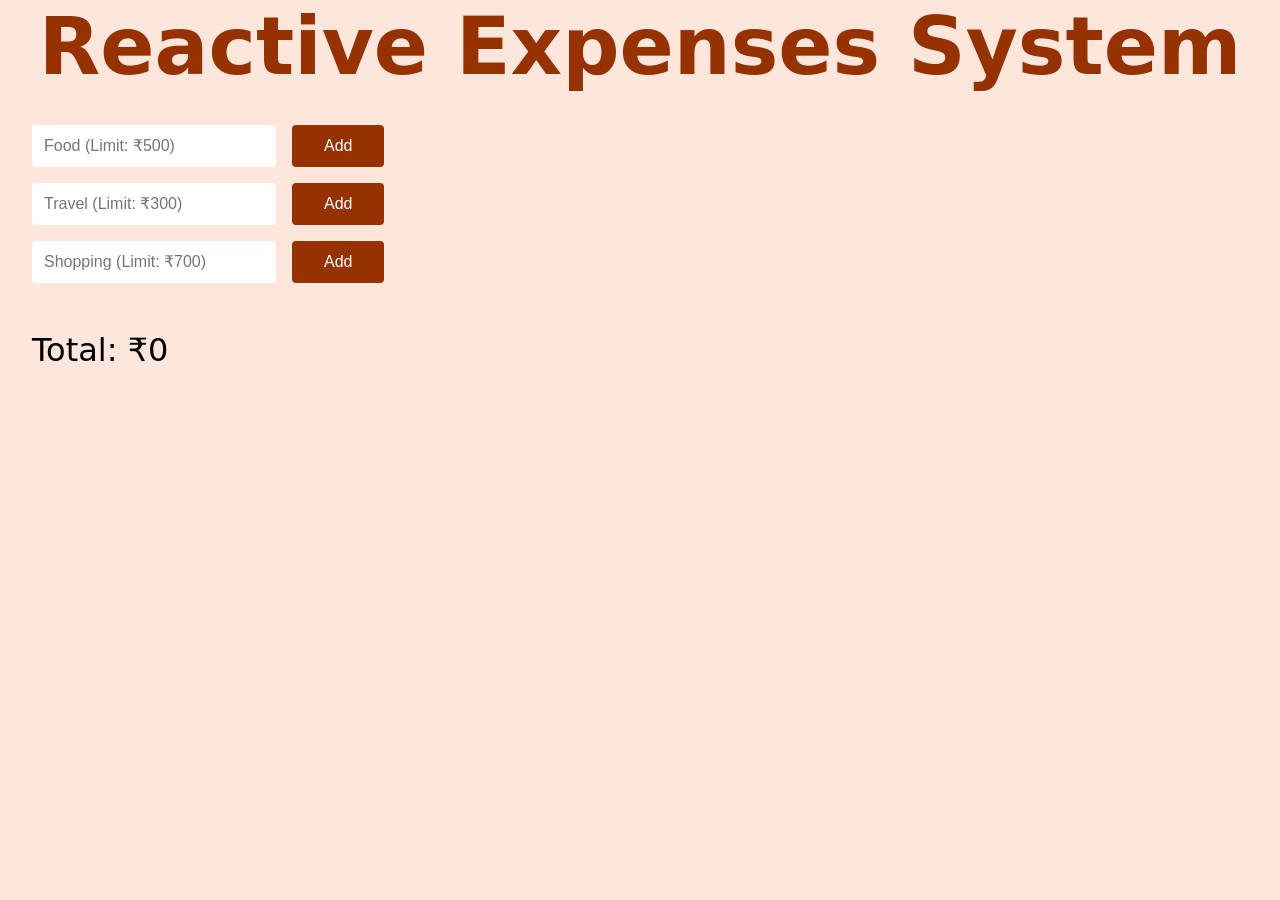
<file: p3-NewConcept-ProxyOBJ/expense-tracker-harsha/index.html>
<!DOCTYPE html>
<html lang="en">

<head>
    <meta charset="UTF-8">
    <meta name="viewport" content="width=device-width, initial-scale=1.0">
    <title>Reactive Expenses System</title>
    <link rel="stylesheet" href="expenses-system.css">
</head>

<body>
    <h1 class="expenses-system-heading">Reactive Expenses System</h1>
    <div class="expenses-fields-container">
        <div class="expenses-field">
            <input type="text" class="expenses-input" placeholder="Food (Limit: ₹500)">
            <button class="expenses-add-btn food-expense-btn" data-prop="food">Add</button>
        </div>
        <div class="expenses-field">
            <input type="text" class="expenses-input" placeholder="Travel (Limit: ₹300)">
            <button class="expenses-add-btn travel-expense-btn" data-prop="travel">Add</button>
        </div>
        <div class="expenses-field">
            <input type="text" class="expenses-input" placeholder="Shopping (Limit: ₹700)">
            <button class="expenses-add-btn shopping-expense-btn" data-prop="shopping">Add</button>
        </div>
    </div>
    <div class="expense-logs-container">
        <h2 class="logs-warnings"></h2>
        <h2 class="expenses-total">Total: ₹0</h2>
    </div>
    <script src="expenses-system.js"></script>
</body>

</html>
</file>
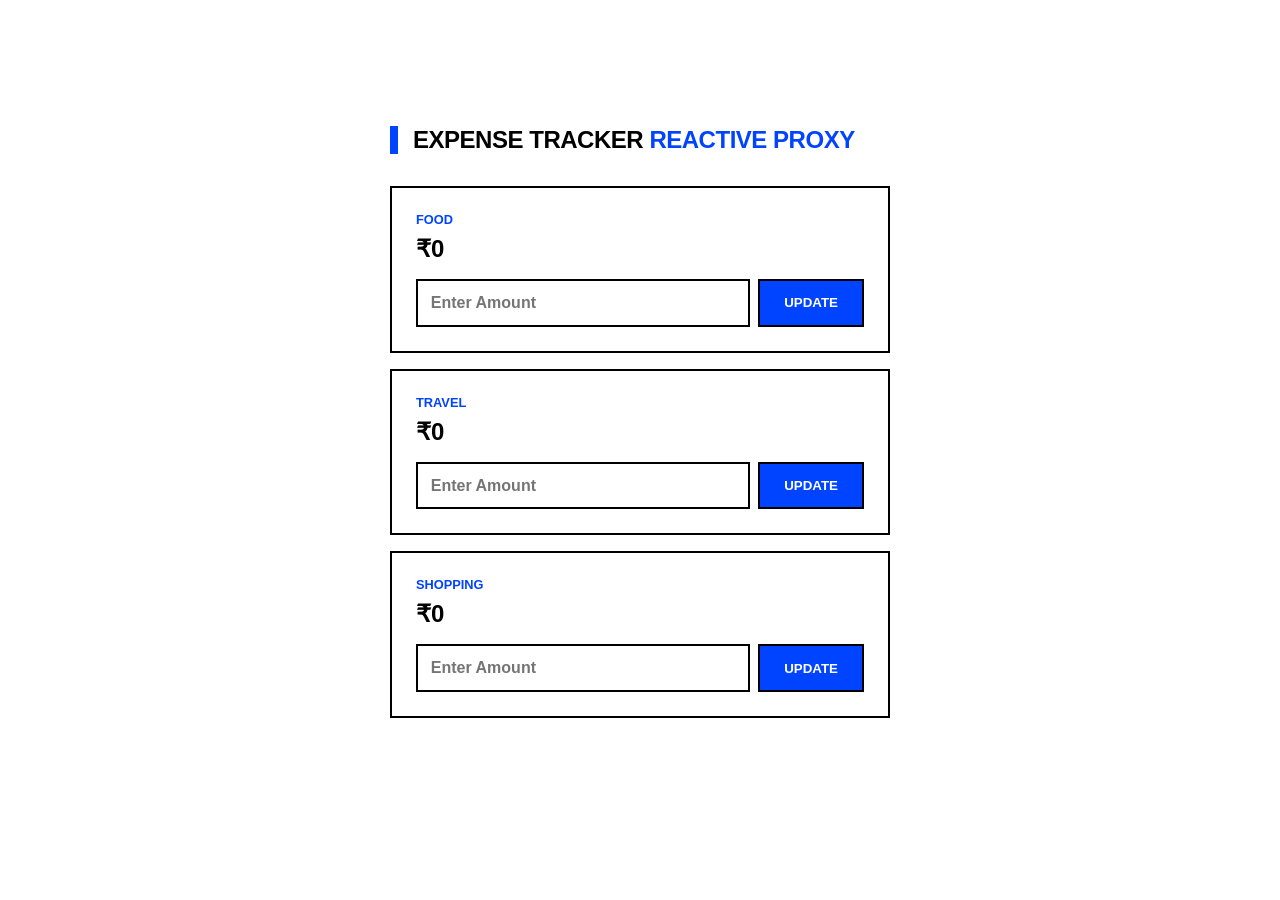
<file: p3-NewConcept-ProxyOBJ/expense-tracker-PRUDVI/index.html>
<!DOCTYPE html>
<html lang="en">
<head>
  <meta charset="UTF-8">
  <meta name="viewport" content="width=device-width, initial-scale=1.0">
  <title>Minimal Expense Tracker</title>
  <style>
    :root {
      --bg: #ffffff;
      --accent: #0044ff;
      --dark: #000000;
      --border: 2px solid #000000;
    }

    * {
      box-sizing: border-box;
      margin: 0;
      padding: 0;
      font-family: -apple-system, BlinkMacSystemFont, "Segoe UI", Roboto, Helvetica, Arial, sans-serif;
    }

    body {
      background-color: var(--bg);
      color: var(--dark);
      display: flex;
      justify-content: center;
      align-items: center;
      min-height: 100vh;
      padding: 20px;
    }

    main {
      width: 100%;
      max-width: 500px;
    }

    h2.heading {
      font-size: 1.5rem;
      font-weight: 800;
      letter-spacing: -0.02em;
      margin-bottom: 2rem;
      text-transform: uppercase;
      border-left: 8px solid var(--accent);
      padding-left: 15px;
    }

    .expenses-container {
      display: flex;
      flex-direction: column;
      gap: 1rem;
    }

    .expense-container {
      border: var(--border);
      padding: 1.5rem;
      display: grid;
      grid-template-columns: 1fr auto;
      align-items: center;
      gap: 1rem;
    }

    .expense-info h3 {
      font-size: 0.8rem;
      font-weight: 700;
      color: var(--accent);
      text-transform: uppercase;
      margin-bottom: 0.5rem;
    }

    .expense-value-display {
      font-size: 1.5rem;
      font-weight: 800;
    }

    .expense-controls {
      display: flex;
      gap: 0.5rem;
      grid-column: 1 / -1;
    }

    input {
      flex: 1;
      border: var(--border);
      padding: 0.8rem;
      font-size: 1rem;
      font-weight: 600;
      outline: none;
    }

    button {
      background: var(--accent);
      color: white;
      border: var(--border);
      padding: 0.8rem 1.5rem;
      font-weight: 700;
      text-transform: uppercase;
      cursor: pointer;
      transition: all 0.1s;
    }

    button:hover {
      background: var(--dark);
    }

    button:active {
      transform: translateY(2px);
    }

    .messages {
      margin-top: 2rem;
      min-height: 1.5rem;
      font-size: 0.9rem;
      font-weight: 600;
    }

    .log-message {
      color: var(--accent);
    }

    .error-message {
      color: #ff0000;
    }

    @media (max-width: 480px) {
      .expense-controls {
        flex-direction: column;
      }
    }
  </style>
</head>
<body>
  <main>
    <h2 class="heading">Expense Tracker <span style="color: var(--accent)">Reactive Proxy</span></h2>
    
    <div class="expenses-container">
      <div class="expense-container">
        <div class="expense-info">
          <h3>Food</h3>
          <div class="expense-value-display">₹<span class="food-expense">0</span></div>
        </div>
        <div class="expense-controls">
          <input class="food-expense-input" type="text" placeholder="Enter Amount">
          <button class="food-expense-add">Update</button>
        </div>
      </div>

      <div class="expense-container">
        <div class="expense-info">
          <h3>Travel</h3>
          <div class="expense-value-display">₹<span class="travel-expense">0</span></div>
        </div>
        <div class="expense-controls">
          <input class="travel-expense-input" type="text" placeholder="Enter Amount">
          <button class="travel-expense-add">Update</button>
        </div>
      </div>

      <div class="expense-container">
        <div class="expense-info">
          <h3>Shopping</h3>
          <div class="expense-value-display">₹<span class="shop-expense">0</span></div>
        </div>
        <div class="expense-controls">
          <input class="shop-expense-input" type="text" placeholder="Enter Amount">
          <button class="shop-expense-add">Update</button>
        </div>
      </div>
    </div>

    <div class="messages">
      <p class="log-message"></p>
      <p class="error-message"></p>
    </div>
  </main>

  <script>
    const logMessage = document.querySelector('.log-message');
    const errorMessage = document.querySelector('.error-message');

    const foodExpense = document.querySelector('.food-expense');
    const travelExpense = document.querySelector('.travel-expense');
    const shopExpense = document.querySelector('.shop-expense');

    const foodExpenseAdd = document.querySelector('.food-expense-add');
    const travelExpenseAdd = document.querySelector('.travel-expense-add');
    const shopExpenseAdd = document.querySelector('.shop-expense-add');

    const foodExpenseInput = document.querySelector('.food-expense-input');
    const travelExpenseInput = document.querySelector('.travel-expense-input');
    const shopExpenseInput = document.querySelector('.shop-expense-input');

    const expenses = {
      food: 0,
      travel: 0,
      shopping: 0
    }

    const handler = {
      get(target, prop, receiver) {
        if (!(prop in target)) {
          showError(`Field ${prop} missing`);
          return;
        }
        return Reflect.get(target, prop, receiver);
      },

      set(target, prop, value, receiver) {
        if (isNaN(value)) {
          showError("Input must be a number");
          return false;
        }
        if (value < 0) {
          showError("Negative values not allowed");
          return false;
        }

        logMessage.textContent = `Updated ${prop}: ₹${value}`;
        setTimeout(() => logMessage.textContent = '', 3000);

        return Reflect.set(target, prop, value, receiver);
      }
    }

    function showError(msg) {
      errorMessage.textContent = msg;
      setTimeout(() => errorMessage.textContent = '', 3000);
    }

    const proxy = new Proxy(expenses, handler);

    foodExpenseAdd.addEventListener('click', () => {
      const val = Number(foodExpenseInput.value);
      if (proxy.food = val) {
         foodExpense.textContent = proxy.food;
         foodExpenseInput.value = '';
      }
    });

    travelExpenseAdd.addEventListener('click', () => {
      const val = Number(travelExpenseInput.value);
      if (proxy.travel = val) {
        travelExpense.textContent = proxy.travel;
        travelExpenseInput.value = '';
      }
    });

    shopExpenseAdd.addEventListener('click', () => {
      const val = Number(shopExpenseInput.value);
      if (proxy.shopping = val) {
        shopExpense.textContent = proxy.shopping;
        shopExpenseInput.value = '';
      }
    });
  </script>
</body>
</html>
</file>
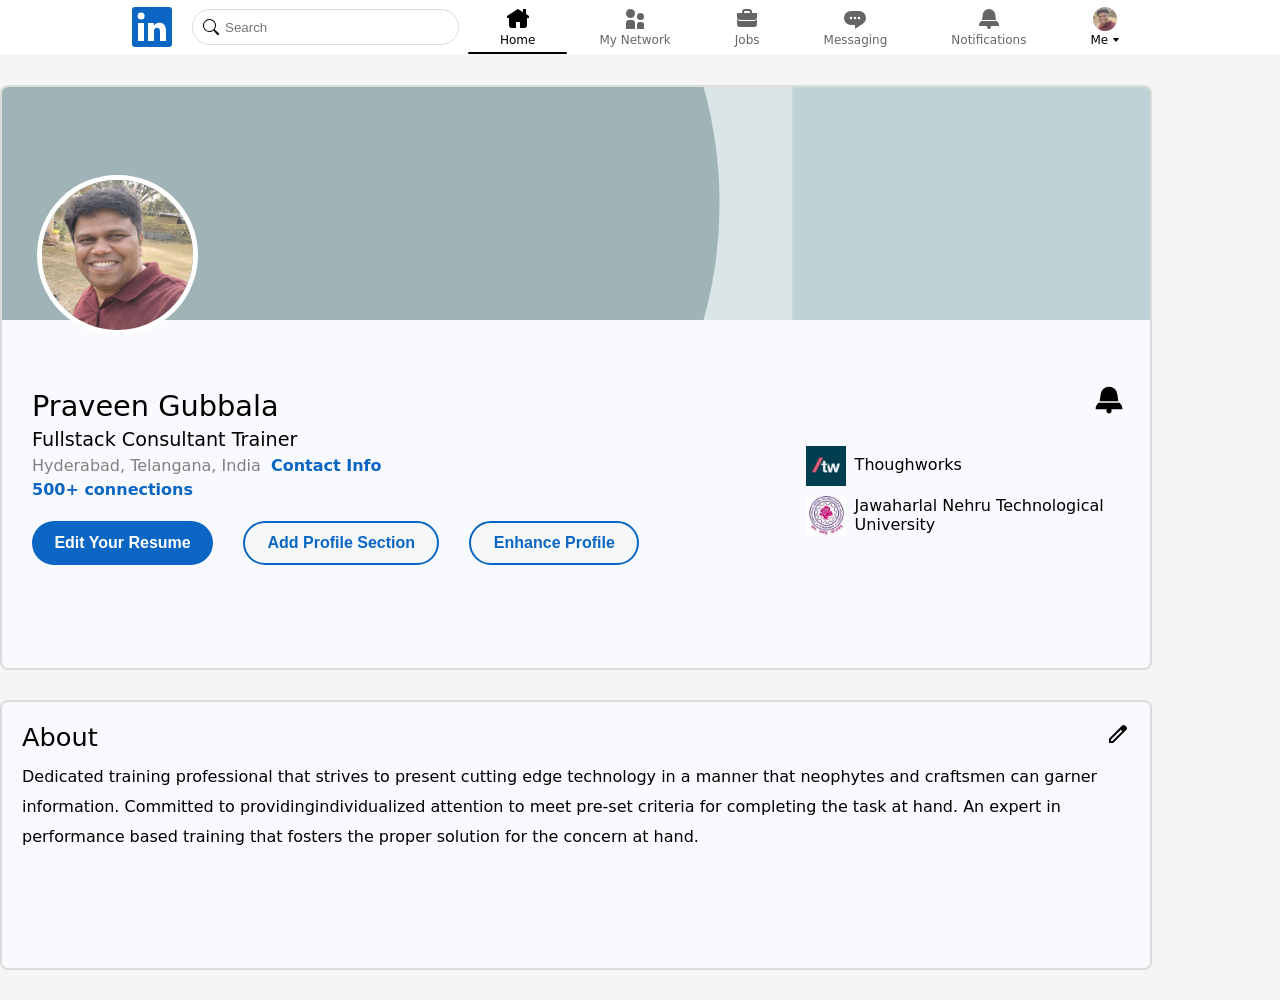
<file: p1-linkedin-resume-templates/user-profile.html>
<!DOCTYPE html>
<html lang="en">

<head>
    <meta charset="UTF-8">
    <meta name="viewport" content="width=device-width, initial-scale=1.0">
    <title>LinkedIn</title>
    <link rel="stylesheet" href="styles/global.css">
    <link rel="stylesheet" href="styles/header.css">
    <link rel="stylesheet" href="styles/index.css">
    <link rel="stylesheet" href="styles/user-profile.css">
    <link rel="icon" type="image/svg+xml" href="https://static.licdn.com/aero-v1/sc/h/akt4ae504epesldzj74dzred8">
    <script src="scripts/praveen-sir-data.js">
    </script>
</head>

<body>
    <header class="linkedin-header">
        <div class="logo-search-container">
            <svg xmlns="http://www.w3.org/2000/svg" viewBox="0 0 24 24" data-supported-dps="24x24"
                fill="rgb(10, 102, 194)" class="mercado-match" width="48" height="48" focusable="false">
                <path
                    d="M20.5 2h-17A1.5 1.5 0 002 3.5v17A1.5 1.5 0 003.5 22h17a1.5 1.5 0 001.5-1.5v-17A1.5 1.5 0 0020.5 2zM8 19H5v-9h3zM6.5 8.25A1.75 1.75 0 118.3 6.5a1.78 1.78 0 01-1.8 1.75zM19 19h-3v-4.74c0-1.42-.6-1.93-1.38-1.93A1.74 1.74 0 0013 14.19a.66.66 0 000 .14V19h-3v-9h2.9v1.3a3.11 3.11 0 012.7-1.4c1.55 0 3.36.86 3.36 3.66z">
                </path>
            </svg>
            <div class="search-container">
                <svg xmlns="http://www.w3.org/2000/svg" width="16" height="16" fill="currentColor" class="bi bi-search"
                    viewBox="0 0 16 16">
                    <path
                        d="M11.742 10.344a6.5 6.5 0 1 0-1.397 1.398h-.001q.044.06.098.115l3.85 3.85a1 1 0 0 0 1.415-1.414l-3.85-3.85a1 1 0 0 0-.115-.1zM12 6.5a5.5 5.5 0 1 1-11 0 5.5 5.5 0 0 1 11 0" />
                </svg>
                <input type="text" placeholder="Search" class="search-input">
            </div>
        </div>
        <ul class="nav-link-btns">
            <li class="nav-links">
                <svg xmlns="http://www.w3.org/2000/svg" viewBox="0 0 24 24" data-supported-dps="24x24"
                    fill="currentColor" class="mercado-match" width="24" height="24" focusable="false">
                    <path d="M23 9v2h-2v7a3 3 0 01-3 3h-4v-6h-4v6H6a3 3 0 01-3-3v-7H1V9l11-7 5 3.18V2h3v5.09z"></path>
                </svg>
                <span class="nav-link-span">Home</span>
            </li>
            <li class="nav-links">
                <svg xmlns="http://www.w3.org/2000/svg" viewBox="0 0 24 24" data-supported-dps="24x24"
                    fill="currentColor" class="mercado-match" width="24" height="24" focusable="false">
                    <path
                        d="M12 16v6H3v-6a3 3 0 013-3h3a3 3 0 013 3zm5.5-3A3.5 3.5 0 1014 9.5a3.5 3.5 0 003.5 3.5zm1 2h-2a2.5 2.5 0 00-2.5 2.5V22h7v-4.5a2.5 2.5 0 00-2.5-2.5zM7.5 2A4.5 4.5 0 1012 6.5 4.49 4.49 0 007.5 2z">
                    </path>
                </svg>
                <span class="nav-link-span">My Network</span>
            </li>
            <li class="nav-links">
                <svg xmlns="http://www.w3.org/2000/svg" viewBox="0 0 24 24" data-supported-dps="24x24"
                    fill="currentColor" class="mercado-match" width="24" height="24" focusable="false">
                    <path
                        d="M17 6V5a3 3 0 00-3-3h-4a3 3 0 00-3 3v1H2v4a3 3 0 003 3h14a3 3 0 003-3V6zM9 5a1 1 0 011-1h4a1 1 0 011 1v1H9zm10 9a4 4 0 003-1.38V17a3 3 0 01-3 3H5a3 3 0 01-3-3v-4.38A4 4 0 005 14z">
                    </path>
                </svg>
                <span class="nav-link-span">Jobs</span>
            </li>
            <li class="nav-links">
                <svg xmlns="http://www.w3.org/2000/svg" viewBox="0 0 24 24" data-supported-dps="24x24"
                    fill="currentColor" class="mercado-match" width="24" height="24" focusable="false">
                    <path
                        d="M16 4H8a7 7 0 000 14h4v4l8.16-5.39A6.78 6.78 0 0023 11a7 7 0 00-7-7zm-8 8.25A1.25 1.25 0 119.25 11 1.25 1.25 0 018 12.25zm4 0A1.25 1.25 0 1113.25 11 1.25 1.25 0 0112 12.25zm4 0A1.25 1.25 0 1117.25 11 1.25 1.25 0 0116 12.25z">
                    </path>
                </svg>
                <span class="nav-link-span">Messaging</span>
            </li>
            <li class="nav-links">
                <svg xmlns="http://www.w3.org/2000/svg" viewBox="0 0 24 24" data-supported-dps="24x24"
                    fill="currentColor" class="mercado-match" width="24" height="24" focusable="false">
                    <path
                        d="M22 19h-8.28a2 2 0 11-3.44 0H2v-1a4.52 4.52 0 011.17-2.83l1-1.17h15.7l1 1.17A4.42 4.42 0 0122 18zM18.21 7.44A6.27 6.27 0 0012 2a6.27 6.27 0 00-6.21 5.44L5 13h14z">
                    </path>
                </svg>
                <span class="nav-link-span">Notifications</span>
            </li>
            <li class="nav-links">
                <img src="img/praveen-sir-img.jpg" alt="user-icon" class="nav-user-icon">
                <span class="nav-link-span">Me
                    <svg xmlns="http://www.w3.org/2000/svg" width="8" height="8" fill="currentColor"
                        class="bi bi-caret-down-fill" viewBox="0 0 16 16">
                        <path
                            d="M7.247 11.14 2.451 5.658C1.885 5.013 2.345 4 3.204 4h9.592a1 1 0 0 1 .753 1.659l-4.796 5.48a1 1 0 0 1-1.506 0z" />
                    </svg>
                </span>
            </li>
        </ul>
    </header>

    <div class="main-container">
        <div class="profile-section">
            <div class="banner-section">
                <img src="img/banner.svg" alt="praveen-sir-banner">
            </div>
            <div class="img-notification-symbol-container">
                <div class="profile-image-container">
                    <img src="img/praveen-sir-img.jpg" alt="praveen-sir-profile-pic">
                </div>
                <div class="notification-symbol">
                    <svg xmlns="http://www.w3.org/2000/svg" viewBox="0 0 24 24" data-supported-dps="24x24"
                        fill="currentColor" class="mercado-match" width="32" height="32" focusable="false">
                        <path
                            d="M22 19h-8.28a2 2 0 11-3.44 0H2v-1a4.52 4.52 0 011.17-2.83l1-1.17h15.7l1 1.17A4.42 4.42 0 0122 18zM18.21 7.44A6.27 6.27 0 0012 2a6.27 6.27 0 00-6.21 5.44L5 13h14z">
                        </path>
                    </svg>
                </div>
            </div>
            <div class="personal-details">
                <h2>Praveen Gubbala</h2>
                <div class="heading">Fullstack Consultant Trainer</div>
                <div class="contact-info">
                    <span>Hyderabad, Telangana, India</span>
                    <span>Contact Info</span>
                </div>
                <div class="connections-count">
                    <h3>500+ connections</h3>
                </div>
            </div>
            <div class="buttons-section">
                <button class="buttons" onclick="{location.href='./edit-resume.html'}">Edit Your Resume</button>
                <button class="buttons">Add Profile Section</button>
                <button class="buttons">Enhance Profile</button>
            </div>
            <div class="high-priority-college-company-section">
                <div class="company">
                    <img src="img/thoughtworks-logo.png" alt="thoughtworks-logo">
                    <span>Thoughworks</span>
                </div>
                <div class="college">
                    <img src="img/JNTU-logo.png" alt="JNTU-logo">
                    <span>Jawaharlal Nehru Technological University</span>
                </div>
            </div>
        </div>
        <div class="about-section" style="margin-top: 30px;">
            <h2>About</h2>
            <p>
                Dedicated training professional that strives to present cutting edge technology in a manner that
                neophytes and craftsmen can garner information. Committed to providingindividualized attention to meet
                pre-set criteria for completing the task at hand. An expert in performance based training that fosters
                the proper solution for the concern at hand.
            </p>
            <div class="edit-icon"><img src="img/edit-button.svg" alt="edit-icon"></div>
        </div>
    </div>

</body>

</html>
</file>
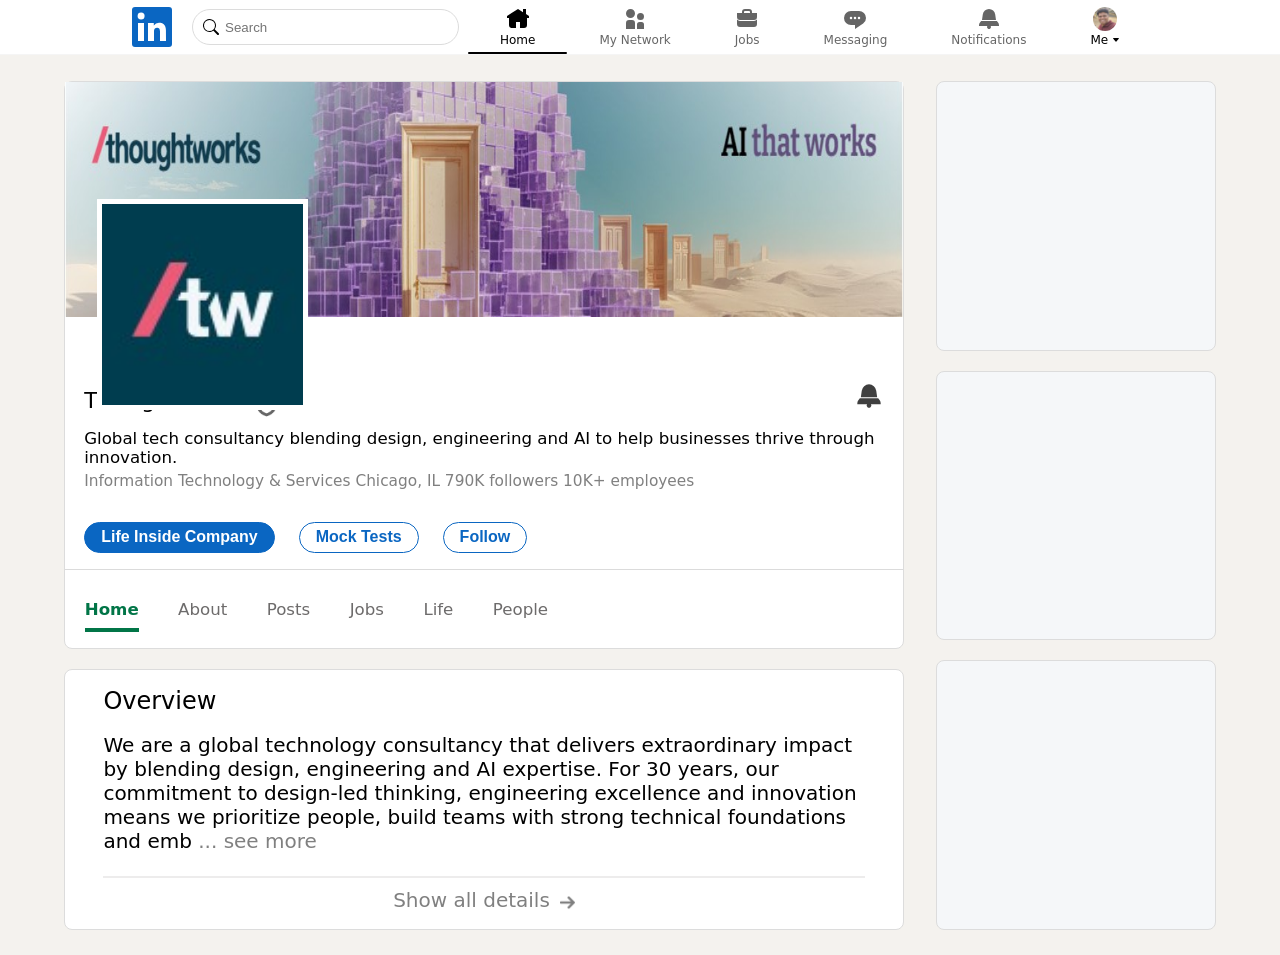
<file: p2-linkedin-company-reviews/company-page.html>
<!DOCTYPE html>
<html lang="en">

<head>
    <meta charset="UTF-8">
    <meta name="viewport" content="width=device-width, initial-scale=1.0">
    <title>ThoughtWorks | LinkedIn</title>

    <link rel="icon" type="image/svg+xml" href="https://static.licdn.com/aero-v1/sc/h/akt4ae504epesldzj74dzred8">

    <link rel="stylesheet" href="styles/global.css">
    <link rel="stylesheet" href="styles/index.css">
    <link rel="stylesheet" href="styles/header.css">
    <link rel="stylesheet" href="styles/company-page.css">


</head>

<body>
    <header class="linkedin-header">
        <div class="logo-search-container">
            <svg xmlns="http://www.w3.org/2000/svg" viewBox="0 0 24 24" data-supported-dps="24x24"
                fill="rgb(10, 102, 194)" class="mercado-match" width="48" height="48" focusable="false">
                <path
                    d="M20.5 2h-17A1.5 1.5 0 002 3.5v17A1.5 1.5 0 003.5 22h17a1.5 1.5 0 001.5-1.5v-17A1.5 1.5 0 0020.5 2zM8 19H5v-9h3zM6.5 8.25A1.75 1.75 0 118.3 6.5a1.78 1.78 0 01-1.8 1.75zM19 19h-3v-4.74c0-1.42-.6-1.93-1.38-1.93A1.74 1.74 0 0013 14.19a.66.66 0 000 .14V19h-3v-9h2.9v1.3a3.11 3.11 0 012.7-1.4c1.55 0 3.36.86 3.36 3.66z">
                </path>
            </svg>
            <div class="search-container">
                <svg xmlns="http://www.w3.org/2000/svg" width="16" height="16" fill="currentColor" class="bi bi-search"
                    viewBox="0 0 16 16">
                    <path
                        d="M11.742 10.344a6.5 6.5 0 1 0-1.397 1.398h-.001q.044.06.098.115l3.85 3.85a1 1 0 0 0 1.415-1.414l-3.85-3.85a1 1 0 0 0-.115-.1zM12 6.5a5.5 5.5 0 1 1-11 0 5.5 5.5 0 0 1 11 0" />
                </svg>
                <input type="text" placeholder="Search" class="search-input">
            </div>
        </div>
        <ul class="nav-link-btns">
            <li class="nav-links">
                <svg xmlns="http://www.w3.org/2000/svg" viewBox="0 0 24 24" data-supported-dps="24x24"
                    fill="currentColor" class="mercado-match" width="24" height="24" focusable="false">
                    <path d="M23 9v2h-2v7a3 3 0 01-3 3h-4v-6h-4v6H6a3 3 0 01-3-3v-7H1V9l11-7 5 3.18V2h3v5.09z"></path>
                </svg>
                <span class="nav-link-span">Home</span>
            </li>
            <li class="nav-links">
                <svg xmlns="http://www.w3.org/2000/svg" viewBox="0 0 24 24" data-supported-dps="24x24"
                    fill="currentColor" class="mercado-match" width="24" height="24" focusable="false">
                    <path
                        d="M12 16v6H3v-6a3 3 0 013-3h3a3 3 0 013 3zm5.5-3A3.5 3.5 0 1014 9.5a3.5 3.5 0 003.5 3.5zm1 2h-2a2.5 2.5 0 00-2.5 2.5V22h7v-4.5a2.5 2.5 0 00-2.5-2.5zM7.5 2A4.5 4.5 0 1012 6.5 4.49 4.49 0 007.5 2z">
                    </path>
                </svg>
                <span class="nav-link-span">My Network</span>
            </li>
            <li class="nav-links">
                <svg xmlns="http://www.w3.org/2000/svg" viewBox="0 0 24 24" data-supported-dps="24x24"
                    fill="currentColor" class="mercado-match" width="24" height="24" focusable="false">
                    <path
                        d="M17 6V5a3 3 0 00-3-3h-4a3 3 0 00-3 3v1H2v4a3 3 0 003 3h14a3 3 0 003-3V6zM9 5a1 1 0 011-1h4a1 1 0 011 1v1H9zm10 9a4 4 0 003-1.38V17a3 3 0 01-3 3H5a3 3 0 01-3-3v-4.38A4 4 0 005 14z">
                    </path>
                </svg>
                <span class="nav-link-span">Jobs</span>
            </li>
            <li class="nav-links">
                <svg xmlns="http://www.w3.org/2000/svg" viewBox="0 0 24 24" data-supported-dps="24x24"
                    fill="currentColor" class="mercado-match" width="24" height="24" focusable="false">
                    <path
                        d="M16 4H8a7 7 0 000 14h4v4l8.16-5.39A6.78 6.78 0 0023 11a7 7 0 00-7-7zm-8 8.25A1.25 1.25 0 119.25 11 1.25 1.25 0 018 12.25zm4 0A1.25 1.25 0 1113.25 11 1.25 1.25 0 0112 12.25zm4 0A1.25 1.25 0 1117.25 11 1.25 1.25 0 0116 12.25z">
                    </path>
                </svg>
                <span class="nav-link-span">Messaging</span>
            </li>
            <li class="nav-links">
                <svg xmlns="http://www.w3.org/2000/svg" viewBox="0 0 24 24" data-supported-dps="24x24"
                    fill="currentColor" class="mercado-match" width="24" height="24" focusable="false">
                    <path
                        d="M22 19h-8.28a2 2 0 11-3.44 0H2v-1a4.52 4.52 0 011.17-2.83l1-1.17h15.7l1 1.17A4.42 4.42 0 0122 18zM18.21 7.44A6.27 6.27 0 0012 2a6.27 6.27 0 00-6.21 5.44L5 13h14z">
                    </path>
                </svg>
                <span class="nav-link-span">Notifications</span>
            </li>
            <li class="nav-links">
                <img src="img/praveen-sir-img.jpg" alt="user-icon" class="nav-user-icon">
                <span class="nav-link-span">Me
                    <svg xmlns="http://www.w3.org/2000/svg" width="8" height="8" fill="currentColor"
                        class="bi bi-caret-down-fill" viewBox="0 0 16 16">
                        <path
                            d="M7.247 11.14 2.451 5.658C1.885 5.013 2.345 4 3.204 4h9.592a1 1 0 0 1 .753 1.659l-4.796 5.48a1 1 0 0 1-1.506 0z" />
                    </svg>
                </span>
            </li>
        </ul>
    </header>

    <div class="main-container">
        <div class="company-details">
            <div class="company-profile">
                <div class="banner-section">
                    <img src="img/thoughtworks-banner.png" alt="thoughtworks banner">

                    <div class="profile-section">
                        <div class="image-container">
                            <img src="img/thoughtworks-logo.png" alt="thoughtworks logo">
                        </div>
                        <div class="notification-symbol">
                            <svg class="notification-symbol-2" xmlns="http://www.w3.org/2000/svg" viewBox="0 0 24 24"
                                data-supported-dps="24x24" fill="currentColor" class="mercado-match" width="28"
                                height="28" focusable="false">
                                <path
                                    d="M22 19h-8.28a2 2 0 11-3.44 0H2v-1a4.52 4.52 0 011.17-2.83l1-1.17h15.7l1 1.17A4.42 4.42 0 0122 18zM18.21 7.44A6.27 6.27 0 0012 2a6.27 6.27 0 00-6.21 5.44L5 13h14z">
                                </path>
                            </svg>
                        </div>
                    </div>
                </div>
                <div class="details-section">
                    <h3 class="company-name">Thoughtworks <div class="badge"><img src="img/badge.png"
                                alt="verfication badge"></div>
                    </h3>
                    <p class="description">
                        Global tech consultancy blending design, engineering and AI to help businesses thrive through
                        innovation.
                    </p>
                    <div class="info">
                        Information Technology & Services Chicago, IL 790K followers 10K+ employees
                    </div>
                    <div class="buttons-section">
                        <a href="./life-inside-the-company.html"><button class="buttons life-button">Life Inside
                                Company</button></a>
                        <a href=""><button class="buttons ghost-button">Mock Tests</button></a>
                        <button class="buttons ghost-button">Follow</button>
                    </div>
                </div>
                <div class="navigation-section">
                    <ul>
                        <li>Home</li>
                        <li>About</li>
                        <li>Posts</li>
                        <li>Jobs</li>
                        <li>Life</li>
                        <li>People</li>
                    </ul>
                </div>

            </div>
            <div class="overview-container">
                <h2>Overview</h2>
                <p class="description">
                    We are a global technology consultancy that delivers extraordinary impact by blending design,
                    engineering and
                    AI expertise. For 30 years, our commitment to design-led thinking, engineering excellence and
                    innovation means
                    we prioritize people, build teams with strong technical foundations and emb <span>... see
                        more</span>
                </p>
                <p class="all-details">Show all details <img src="img/right-arrow.png" alt="right-arrow-symbol"></p>
            </div>
        </div>
        <div class="promotions-details">
            <div class="promos-container"></div>
            <div class="promos-container"></div>
            <div class="promos-container"></div>
        </div>
    </div>

</body>

</html>
</file>
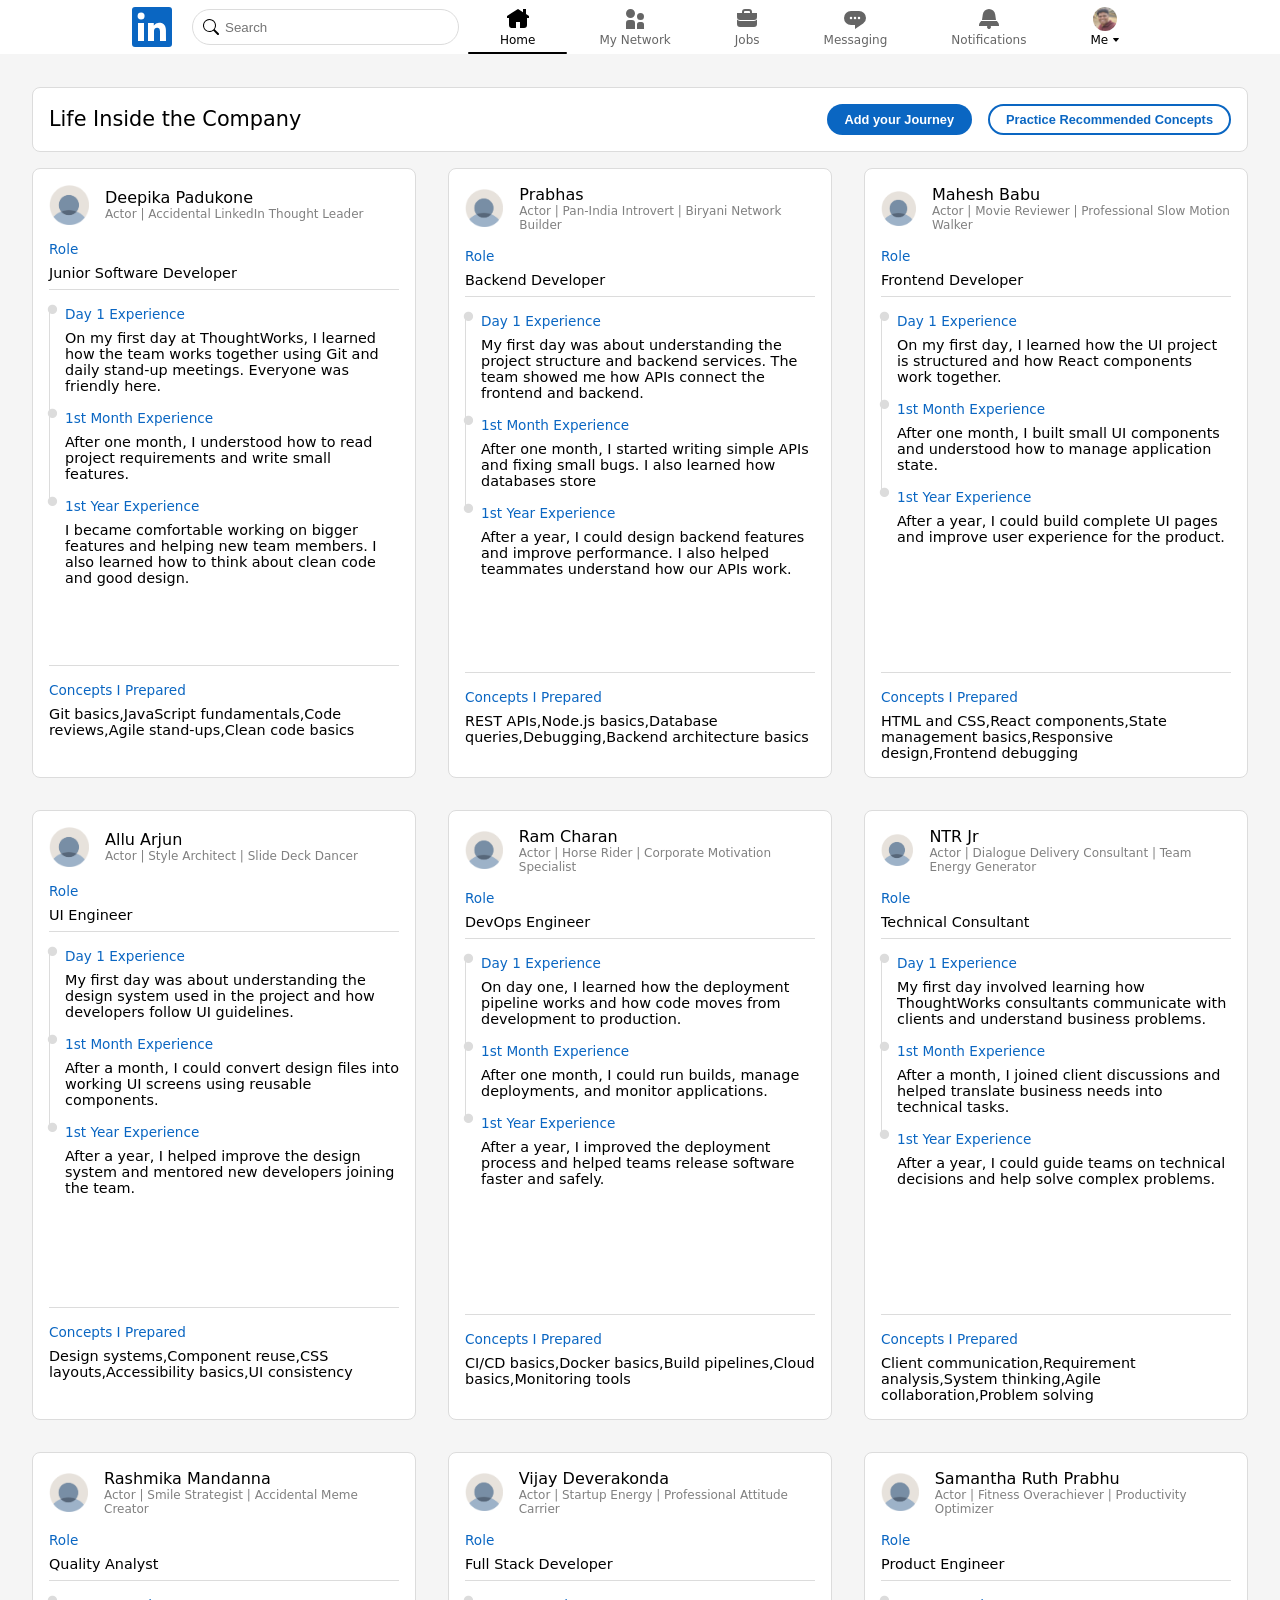
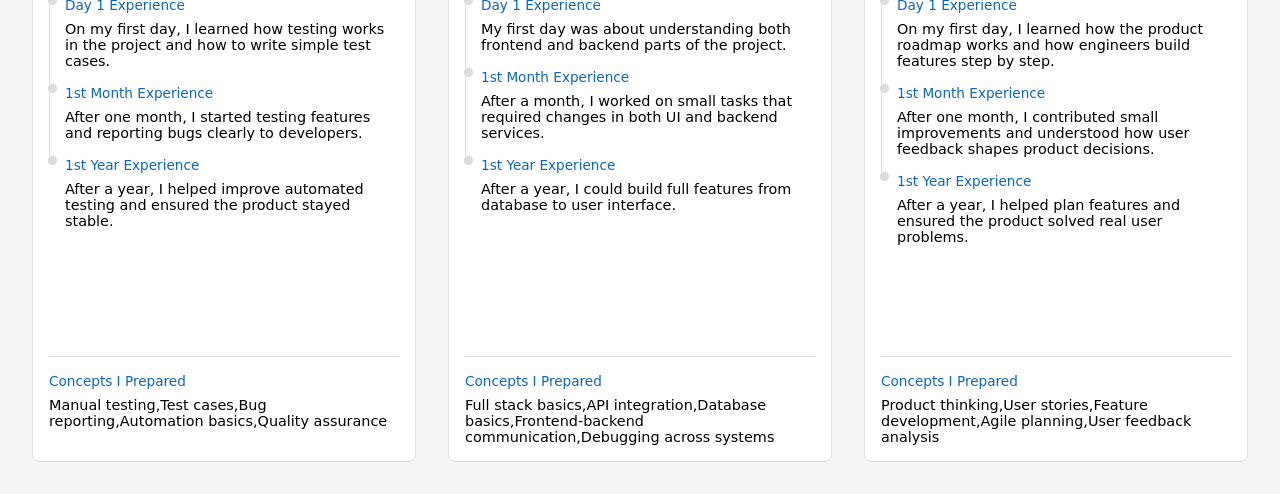
<file: p2-linkedin-company-reviews/life-inside-the-company.html>
<!DOCTYPE html>
<html lang="en">

<head>
    <meta charset="UTF-8">
    <meta name="viewport" content="width=device-width, initial-scale=1.0">
    <title>Life Inside the Company</title>
    <link rel="icon" type="image/svg+xml" href="https://static.licdn.com/aero-v1/sc/h/akt4ae504epesldzj74dzred8">
    <link rel="stylesheet" href="styles/global.css">
    <link rel="stylesheet" href="styles/header.css">
    <link rel="stylesheet" href="styles/life-inside-the-company.css">
    <link rel="stylesheet" href="styles/journey-form.css">
</head>

<body>
    <header class="linkedin-header">
        <div class="logo-search-container">
            <svg xmlns="http://www.w3.org/2000/svg" viewBox="0 0 24 24" data-supported-dps="24x24"
                fill="rgb(10, 102, 194)" class="mercado-match" width="48" height="48" focusable="false">
                <path
                    d="M20.5 2h-17A1.5 1.5 0 002 3.5v17A1.5 1.5 0 003.5 22h17a1.5 1.5 0 001.5-1.5v-17A1.5 1.5 0 0020.5 2zM8 19H5v-9h3zM6.5 8.25A1.75 1.75 0 118.3 6.5a1.78 1.78 0 01-1.8 1.75zM19 19h-3v-4.74c0-1.42-.6-1.93-1.38-1.93A1.74 1.74 0 0013 14.19a.66.66 0 000 .14V19h-3v-9h2.9v1.3a3.11 3.11 0 012.7-1.4c1.55 0 3.36.86 3.36 3.66z">
                </path>
            </svg>
            <div class="search-container">
                <svg xmlns="http://www.w3.org/2000/svg" width="16" height="16" fill="currentColor" class="bi bi-search"
                    viewBox="0 0 16 16">
                    <path
                        d="M11.742 10.344a6.5 6.5 0 1 0-1.397 1.398h-.001q.044.06.098.115l3.85 3.85a1 1 0 0 0 1.415-1.414l-3.85-3.85a1 1 0 0 0-.115-.1zM12 6.5a5.5 5.5 0 1 1-11 0 5.5 5.5 0 0 1 11 0" />
                </svg>
                <input type="text" placeholder="Search" class="search-input">
            </div>
        </div>
        <ul class="nav-link-btns">
            <li class="nav-links">
                <svg xmlns="http://www.w3.org/2000/svg" viewBox="0 0 24 24" data-supported-dps="24x24"
                    fill="currentColor" class="mercado-match" width="24" height="24" focusable="false">
                    <path d="M23 9v2h-2v7a3 3 0 01-3 3h-4v-6h-4v6H6a3 3 0 01-3-3v-7H1V9l11-7 5 3.18V2h3v5.09z"></path>
                </svg>
                <span class="nav-link-span">Home</span>
            </li>
            <li class="nav-links">
                <svg xmlns="http://www.w3.org/2000/svg" viewBox="0 0 24 24" data-supported-dps="24x24"
                    fill="currentColor" class="mercado-match" width="24" height="24" focusable="false">
                    <path
                        d="M12 16v6H3v-6a3 3 0 013-3h3a3 3 0 013 3zm5.5-3A3.5 3.5 0 1014 9.5a3.5 3.5 0 003.5 3.5zm1 2h-2a2.5 2.5 0 00-2.5 2.5V22h7v-4.5a2.5 2.5 0 00-2.5-2.5zM7.5 2A4.5 4.5 0 1012 6.5 4.49 4.49 0 007.5 2z">
                    </path>
                </svg>
                <span class="nav-link-span">My Network</span>
            </li>
            <li class="nav-links">
                <svg xmlns="http://www.w3.org/2000/svg" viewBox="0 0 24 24" data-supported-dps="24x24"
                    fill="currentColor" class="mercado-match" width="24" height="24" focusable="false">
                    <path
                        d="M17 6V5a3 3 0 00-3-3h-4a3 3 0 00-3 3v1H2v4a3 3 0 003 3h14a3 3 0 003-3V6zM9 5a1 1 0 011-1h4a1 1 0 011 1v1H9zm10 9a4 4 0 003-1.38V17a3 3 0 01-3 3H5a3 3 0 01-3-3v-4.38A4 4 0 005 14z">
                    </path>
                </svg>
                <span class="nav-link-span">Jobs</span>
            </li>
            <li class="nav-links">
                <svg xmlns="http://www.w3.org/2000/svg" viewBox="0 0 24 24" data-supported-dps="24x24"
                    fill="currentColor" class="mercado-match" width="24" height="24" focusable="false">
                    <path
                        d="M16 4H8a7 7 0 000 14h4v4l8.16-5.39A6.78 6.78 0 0023 11a7 7 0 00-7-7zm-8 8.25A1.25 1.25 0 119.25 11 1.25 1.25 0 018 12.25zm4 0A1.25 1.25 0 1113.25 11 1.25 1.25 0 0112 12.25zm4 0A1.25 1.25 0 1117.25 11 1.25 1.25 0 0116 12.25z">
                    </path>
                </svg>
                <span class="nav-link-span">Messaging</span>
            </li>
            <li class="nav-links">
                <svg xmlns="http://www.w3.org/2000/svg" viewBox="0 0 24 24" data-supported-dps="24x24"
                    fill="currentColor" class="mercado-match" width="24" height="24" focusable="false">
                    <path
                        d="M22 19h-8.28a2 2 0 11-3.44 0H2v-1a4.52 4.52 0 011.17-2.83l1-1.17h15.7l1 1.17A4.42 4.42 0 0122 18zM18.21 7.44A6.27 6.27 0 0012 2a6.27 6.27 0 00-6.21 5.44L5 13h14z">
                    </path>
                </svg>
                <span class="nav-link-span">Notifications</span>
            </li>
            <li class="nav-links">
                <img src="img/praveen-sir-img.jpg" alt="user-icon" class="nav-user-icon">
                <span class="nav-link-span">Me
                    <svg xmlns="http://www.w3.org/2000/svg" width="8" height="8" fill="currentColor"
                        class="bi bi-caret-down-fill" viewBox="0 0 16 16">
                        <path
                            d="M7.247 11.14 2.451 5.658C1.885 5.013 2.345 4 3.204 4h9.592a1 1 0 0 1 .753 1.659l-4.796 5.48a1 1 0 0 1-1.506 0z" />
                    </svg>
                </span>
            </li>
        </ul>
    </header>
    <main class="main-container">
        <div class="heading-btns-container">
            <h2 class="life-inside-heading">Life Inside the Company</h2>
            <div class="life-inside-btns">
                <button class="buttons blue-btn add-journey-btn">Add your Journey</button>
                <button class="buttons light-blue-btn">Practice Recommended Concepts</button>
            </div>
        </div>

        <div class="reviews-section">
            <div class="review-card">
                <div class="review-author-details">
                    <div class="author-image-overlay">
                        <img src="img/author-icon.png" alt="author-image" class="author-image">
                    </div>
                    <div class="author-details">
                        <h3 class="author-name">Deepika Padukone</h3>
                        <p class="author-tagline">Actor | Occasional Philosopher | Accidental LinkedIn Thought Leader
                        </p>
                    </div>
                </div>
                <div class="review-details">
                    <div class="review-author-role review-details-item review-border-item">
                        <h3 class="review-labels">Role</h3>
                        <p class="review-values">Junior Software Developer</p>
                    </div>
                    <ul class="experiences-list">
                        <li class="review-details-item experience-list-item day-1">
                            <h3 class="review-labels">Day 1 Experience</h3>
                            <p class="review-values">Lorem ipsum dolor sit amet consectetur adipisicing elit. Rerum
                                doloremque sunt ipsa, consequatur aspernatur sit ratione nobis placeat tempore laborum
                                dicta dolorum perferendis ea atque veritatis labore architecto vitae laboriosam?</p>
                        </li>
                        <li class="review-details-item experience-list-item month-1">
                            <h3 class="review-labels">1st Month Experience</h3>
                            <p class="review-values">Lorem ipsum dolor sit amet consectetur adipisicing elit. Rerum
                                doloremque sunt ipsa, consequatur aspernatur sit ratione nobis placeat tempore laborum
                                dicta dolorum perferendis ea atque veritatis labore architecto vitae laboriosam?</p>
                        </li>
                        <li class="review-details-item experience-list-item year-1">
                            <h3 class="review-labels">1st Year Experience</h3>
                            <p class="review-values">Lorem ipsum dolor sit amet consectetur adipisicing elit. Rerum
                                doloremque sunt ipsa, consequatur aspernatur sit ratione nobis placeat tempore laborum
                                dicta dolorum perferendis ea atque veritatis labore architecto vitae laboriosam?</p>
                        </li>
                    </ul>
                    <div class="author-concepts review-details-item">
                        <h3 class="review-labels">Concepts I Prepared</h3>
                        <p class="review-values">Lorem ipsum dolor sit amet consectetur adipisicing elit.</p>
                    </div>
                </div>
            </div>
            <div class="review-card">
                <div class="review-author-details">
                    <div class="author-image-overlay">
                        <img src="img/author-icon.png" alt="author-image" class="author-image">
                    </div>
                    <div class="author-details">
                        <h3 class="author-name">Deepika Padukone</h3>
                        <p class="author-tagline">Actor | Occasional Philosopher | Accidental LinkedIn Thought Leader
                        </p>
                    </div>
                </div>
                <div class="review-details">
                    <div class="review-author-role review-details-item review-border-item">
                        <h3 class="review-labels">Role</h3>
                        <p class="review-values">Junior Software Developer</p>
                    </div>
                    <ul class="experiences-list">
                        <li class="review-details-item experience-list-item day-1">
                            <h3 class="review-labels">Day 1 Experience</h3>
                            <p class="review-values">Lorem ipsum dolor sit amet consectetur adipisicing elit. Rerum
                                doloremque sunt ipsa, consequatur aspernatur sit ratione nobis placeat tempore laborum
                                dicta dolorum perferendis ea atque veritatis labore architecto vitae laboriosam?</p>
                        </li>
                        <li class="review-details-item experience-list-item month-1">
                            <h3 class="review-labels">1st Month Experience</h3>
                            <p class="review-values">Lorem ipsum dolor sit amet consectetur adipisicing elit. Rerum
                                doloremque sunt ipsa, consequatur aspernatur sit ratione nobis placeat tempore laborum
                                dicta dolorum perferendis ea atque veritatis labore architecto vitae laboriosam?</p>
                        </li>
                        <li class="review-details-item experience-list-item year-1">
                            <h3 class="review-labels">1st Year Experience</h3>
                            <p class="review-values">Lorem ipsum dolor sit amet consectetur adipisicing elit. Rerum
                                doloremque sunt ipsa, consequatur aspernatur sit ratione nobis placeat tempore laborum
                                dicta dolorum perferendis ea atque veritatis labore architecto vitae laboriosam?</p>
                        </li>
                    </ul>
                    <div class="author-concepts review-details-item">
                        <h3 class="review-labels">Concepts I Prepared</h3>
                        <p class="review-values">Lorem ipsum dolor sit amet consectetur adipisicing elit.</p>
                    </div>
                </div>
            </div>
            <div class="review-card">
                <div class="review-author-details">
                    <div class="author-image-overlay">
                        <img src="img/author-icon.png" alt="author-image" class="author-image">
                    </div>
                    <div class="author-details">
                        <h3 class="author-name">Deepika Padukone</h3>
                        <p class="author-tagline">Actor | Occasional Philosopher | Accidental LinkedIn Thought Leader
                        </p>
                    </div>
                </div>
                <div class="review-details">
                    <div class="review-author-role review-details-item review-border-item">
                        <h3 class="review-labels">Role</h3>
                        <p class="review-values">Junior Software Developer</p>
                    </div>
                    <ul class="experiences-list">
                        <li class="review-details-item experience-list-item day-1">
                            <h3 class="review-labels">Day 1 Experience</h3>
                            <p class="review-values">Lorem ipsum dolor sit amet consectetur adipisicing elit. Rerum
                                doloremque sunt ipsa, consequatur aspernatur sit ratione nobis placeat tempore laborum
                                dicta dolorum perferendis ea atque veritatis labore architecto vitae laboriosam?</p>
                        </li>
                        <li class="review-details-item experience-list-item month-1">
                            <h3 class="review-labels">1st Month Experience</h3>
                            <p class="review-values">Lorem ipsum dolor sit amet consectetur adipisicing elit. Rerum
                                doloremque sunt ipsa, consequatur aspernatur sit ratione nobis placeat tempore laborum
                                dicta dolorum perferendis ea atque veritatis labore architecto vitae laboriosam?</p>
                        </li>
                        <li class="review-details-item experience-list-item year-1">
                            <h3 class="review-labels">1st Year Experience</h3>
                            <p class="review-values">Lorem ipsum dolor sit amet consectetur adipisicing elit. Rerum
                                doloremque sunt ipsa, consequatur aspernatur sit ratione nobis placeat tempore laborum
                                dicta dolorum perferendis ea atque veritatis labore architecto vitae laboriosam?</p>
                        </li>
                    </ul>
                    <div class="author-concepts review-details-item">
                        <h3 class="review-labels">Concepts I Prepared</h3>
                        <p class="review-values">Lorem ipsum dolor sit amet consectetur adipisicing elit.</p>
                    </div>
                </div>
            </div>
        </div>
        
        <div class="journey-form-overlay"></div>

        <div class="form-container">
            <form class="journey-form" novalidate>
                <div class="form-item">
                    <label>Role
                        <input type="text" class="input-field role" placeholder="Enter your role" minlength="4"
                            name="role" required />
                    </label>
                    <span class="input-span role-input-span"></span>
                </div>
                <div class="form-item">
                    <label>Period of Experience
                        <select class="input-field period-of-experience" name="period-of-experience" required>
                            <option value="">Select Period of Experience</option>
                            <option value="day-1">After a Day</option>
                            <option value="after-a-month">After a Month</option>
                            <option value="after-a-year">After a Year</option>
                        </select>
                    </label>
                    <span class="input-span period-of-experience-span"></span>
                </div>
                <div class="form-item">
                    <label>Share Your Experience
                        <textarea class="input-field share-your-experience" placeholder="Enter your experience"
                            minlength="6" name="experience" required></textarea>
                    </label>
                    <span class="input-span share-your-experience-span"></span>
                </div>
                <div class="form-item">
                    <label>Concepts You Prepared
                        <textarea class="input-field concepts-you-prepared"
                            placeholder="What are the concepts you worked on ?" minlength="6" name="Concepts"
                            required></textarea>
                    </label>
                    <span class="input-span concepts-you-prepared-span"></span>
                </div>
                <div class="form-item">
                    <label>Provide some Model Questions
                        <textarea class="input-field provide-some-model-questions"
                            placeholder="Tell us some model questions" minlength="6" name="model-questions"
                            required></textarea>
                    </label>
                    <span class="input-span provide-some-model-questions-span"></span>
                </div>
                <div class="form-button">
                    <button type="submit" class="submit-button">Submit</button>
                </div>
            </form>
        </div>
    </main>
    <script src="scripts/life-inside-the-company.js"></script>
    <script src="scripts/journey-form.js"></script>
</body>

</html>
</file>
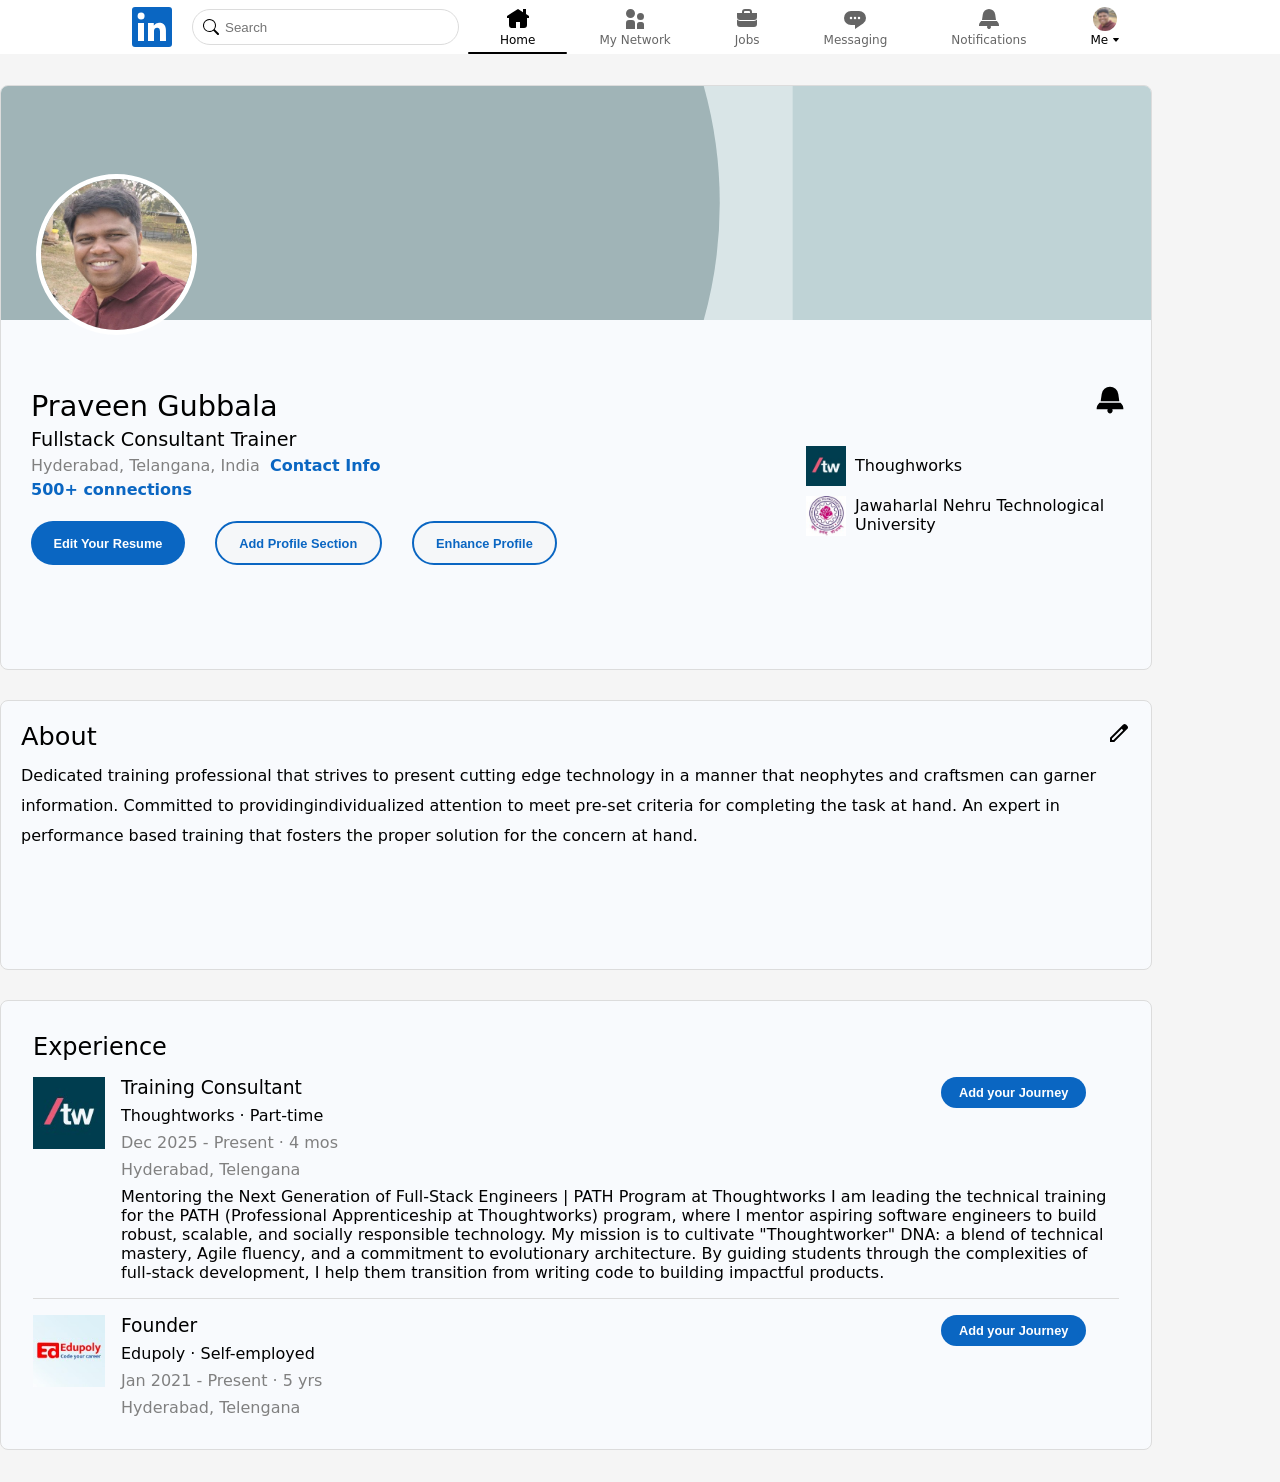
<file: p2-linkedin-company-reviews/user-profile.html>
<!DOCTYPE html>
<html lang="en">

<head>
    <meta charset="UTF-8">
    <meta name="viewport" content="width=device-width, initial-scale=1.0">
    <title>LinkedIn</title>
    <link rel="stylesheet" href="styles/global.css">
    <link rel="stylesheet" href="styles/header.css">
    <link rel="stylesheet" href="styles/index.css">
    <link rel="stylesheet" href="styles/user-profile.css">
    <link rel="stylesheet" href="styles/journey-form.css">
    <link rel="icon" type="image/svg+xml" href="https://static.licdn.com/aero-v1/sc/h/akt4ae504epesldzj74dzred8">
</head>

<body>
    <header class="linkedin-header">
        <div class="logo-search-container">
            <svg xmlns="http://www.w3.org/2000/svg" viewBox="0 0 24 24" data-supported-dps="24x24"
                fill="rgb(10, 102, 194)" class="mercado-match" width="48" height="48" focusable="false">
                <path
                    d="M20.5 2h-17A1.5 1.5 0 002 3.5v17A1.5 1.5 0 003.5 22h17a1.5 1.5 0 001.5-1.5v-17A1.5 1.5 0 0020.5 2zM8 19H5v-9h3zM6.5 8.25A1.75 1.75 0 118.3 6.5a1.78 1.78 0 01-1.8 1.75zM19 19h-3v-4.74c0-1.42-.6-1.93-1.38-1.93A1.74 1.74 0 0013 14.19a.66.66 0 000 .14V19h-3v-9h2.9v1.3a3.11 3.11 0 012.7-1.4c1.55 0 3.36.86 3.36 3.66z">
                </path>
            </svg>
            <div class="search-container">
                <svg xmlns="http://www.w3.org/2000/svg" width="16" height="16" fill="currentColor" class="bi bi-search"
                    viewBox="0 0 16 16">
                    <path
                        d="M11.742 10.344a6.5 6.5 0 1 0-1.397 1.398h-.001q.044.06.098.115l3.85 3.85a1 1 0 0 0 1.415-1.414l-3.85-3.85a1 1 0 0 0-.115-.1zM12 6.5a5.5 5.5 0 1 1-11 0 5.5 5.5 0 0 1 11 0" />
                </svg>
                <input type="text" placeholder="Search" class="search-input">
            </div>
        </div>
        <ul class="nav-link-btns">
            <li class="nav-links">
                <svg xmlns="http://www.w3.org/2000/svg" viewBox="0 0 24 24" data-supported-dps="24x24"
                    fill="currentColor" class="mercado-match" width="24" height="24" focusable="false">
                    <path d="M23 9v2h-2v7a3 3 0 01-3 3h-4v-6h-4v6H6a3 3 0 01-3-3v-7H1V9l11-7 5 3.18V2h3v5.09z"></path>
                </svg>
                <span class="nav-link-span">Home</span>
            </li>
            <li class="nav-links">
                <svg xmlns="http://www.w3.org/2000/svg" viewBox="0 0 24 24" data-supported-dps="24x24"
                    fill="currentColor" class="mercado-match" width="24" height="24" focusable="false">
                    <path
                        d="M12 16v6H3v-6a3 3 0 013-3h3a3 3 0 013 3zm5.5-3A3.5 3.5 0 1014 9.5a3.5 3.5 0 003.5 3.5zm1 2h-2a2.5 2.5 0 00-2.5 2.5V22h7v-4.5a2.5 2.5 0 00-2.5-2.5zM7.5 2A4.5 4.5 0 1012 6.5 4.49 4.49 0 007.5 2z">
                    </path>
                </svg>
                <span class="nav-link-span">My Network</span>
            </li>
            <li class="nav-links">
                <svg xmlns="http://www.w3.org/2000/svg" viewBox="0 0 24 24" data-supported-dps="24x24"
                    fill="currentColor" class="mercado-match" width="24" height="24" focusable="false">
                    <path
                        d="M17 6V5a3 3 0 00-3-3h-4a3 3 0 00-3 3v1H2v4a3 3 0 003 3h14a3 3 0 003-3V6zM9 5a1 1 0 011-1h4a1 1 0 011 1v1H9zm10 9a4 4 0 003-1.38V17a3 3 0 01-3 3H5a3 3 0 01-3-3v-4.38A4 4 0 005 14z">
                    </path>
                </svg>
                <span class="nav-link-span">Jobs</span>
            </li>
            <li class="nav-links">
                <svg xmlns="http://www.w3.org/2000/svg" viewBox="0 0 24 24" data-supported-dps="24x24"
                    fill="currentColor" class="mercado-match" width="24" height="24" focusable="false">
                    <path
                        d="M16 4H8a7 7 0 000 14h4v4l8.16-5.39A6.78 6.78 0 0023 11a7 7 0 00-7-7zm-8 8.25A1.25 1.25 0 119.25 11 1.25 1.25 0 018 12.25zm4 0A1.25 1.25 0 1113.25 11 1.25 1.25 0 0112 12.25zm4 0A1.25 1.25 0 1117.25 11 1.25 1.25 0 0116 12.25z">
                    </path>
                </svg>
                <span class="nav-link-span">Messaging</span>
            </li>
            <li class="nav-links">
                <svg xmlns="http://www.w3.org/2000/svg" viewBox="0 0 24 24" data-supported-dps="24x24"
                    fill="currentColor" class="mercado-match" width="24" height="24" focusable="false">
                    <path
                        d="M22 19h-8.28a2 2 0 11-3.44 0H2v-1a4.52 4.52 0 011.17-2.83l1-1.17h15.7l1 1.17A4.42 4.42 0 0122 18zM18.21 7.44A6.27 6.27 0 0012 2a6.27 6.27 0 00-6.21 5.44L5 13h14z">
                    </path>
                </svg>
                <span class="nav-link-span">Notifications</span>
            </li>
            <li class="nav-links">
                <img src="img/praveen-sir-img.jpg" alt="user-icon" class="nav-user-icon">
                <span class="nav-link-span">Me
                    <svg xmlns="http://www.w3.org/2000/svg" width="8" height="8" fill="currentColor"
                        class="bi bi-caret-down-fill" viewBox="0 0 16 16">
                        <path
                            d="M7.247 11.14 2.451 5.658C1.885 5.013 2.345 4 3.204 4h9.592a1 1 0 0 1 .753 1.659l-4.796 5.48a1 1 0 0 1-1.506 0z" />
                    </svg>
                </span>
            </li>
        </ul>
    </header>

    <main class="main-container">

        <div class="profile-section">
            <div class="banner-section">
                <img src="img/banner.svg" alt="praveen-sir-banner">
            </div>
            <div class="img-notification-symbol-container">
                <div class="profile-image-container">
                    <img src="img/praveen-sir-img.jpg" alt="praveen-sir-profile-pic">
                </div>
                <div class="notification-symbol">
                    <svg xmlns="http://www.w3.org/2000/svg" viewBox="0 0 24 24" data-supported-dps="24x24"
                        fill="currentColor" class="mercado-match" width="32" height="32" focusable="false">
                        <path
                            d="M22 19h-8.28a2 2 0 11-3.44 0H2v-1a4.52 4.52 0 011.17-2.83l1-1.17h15.7l1 1.17A4.42 4.42 0 0122 18zM18.21 7.44A6.27 6.27 0 0012 2a6.27 6.27 0 00-6.21 5.44L5 13h14z">
                        </path>
                    </svg>
                </div>
            </div>
            <div class="personal-details">
                <h2>Praveen Gubbala</h2>
                <div class="heading">Fullstack Consultant Trainer</div>
                <div class="contact-info">
                    <span>Hyderabad, Telangana, India</span>
                    <span>Contact Info</span>
                </div>
                <div class="connections-count">
                    <h3>500+ connections</h3>
                </div>
            </div>
            <div class="buttons-section">
                <button class="buttons" onclick="{location.href='./edit-resume.html'}">Edit Your Resume</button>
                <button class="buttons">Add Profile Section</button>
                <button class="buttons">Enhance Profile</button>
            </div>
            <div class="high-priority-college-company-section">
                <div class="company">
                    <img src="img/thoughtworks-logo.png" alt="thoughtworks-logo">
                    <span>Thoughworks</span>
                </div>
                <div class="college">
                    <img src="img/JNTU-logo.png" alt="JNTU-logo">
                    <span>Jawaharlal Nehru Technological University</span>
                </div>
            </div>
        </div>

        <div class="about-section" style="margin-top: 30px;">
            <h2>About</h2>
            <p>
                Dedicated training professional that strives to present cutting edge technology in a manner that
                neophytes and craftsmen can garner information. Committed to providingindividualized attention to meet
                pre-set criteria for completing the task at hand. An expert in performance based training that fosters
                the proper solution for the concern at hand.
            </p>
            <div class="edit-icon"><img src="img/edit-button.svg" alt="edit-icon"></div>
        </div>

        <div class="experience-section">
            <h2 class="experience-heading">Experience</h2>
            <div class="experience-cards">
                <a href="company-page.html" class="experience-company-logo-container">
                    <img src="img/thoughtworks-logo.png" alt="thoughtworks-logo" class="experience-company-logo">
                </a>
                <div class="experience-details">
                    <h3 class="experience-role">Training Consultant</h3>
                    <h4 class="experience-role-type">Thoughtworks · Part-time</h4>
                    <h4 class="experience-role-period">Dec 2025 - Present · 4 mos</h4>
                    <h4 class="experience-role-city">Hyderabad, Telengana</h4>
                    <p class="experience-description">Mentoring the Next Generation of Full-Stack Engineers | PATH
                        Program at Thoughtworks
                        I am leading the technical training for the PATH (Professional Apprenticeship at Thoughtworks)
                        program, where I mentor aspiring software engineers to build robust, scalable, and socially
                        responsible technology.

                        My mission is to cultivate "Thoughtworker" DNA: a blend of technical mastery, Agile fluency, and
                        a commitment to evolutionary architecture. By guiding students through the complexities of
                        full-stack development, I help them transition from writing code to building impactful products.
                    </p>
                    <button class="buttons blue-btn add-journey-btn">Add your Journey</button>
                </div>
            </div>
            <div class="experience-cards">
                <div class="experience-company-logo-container">
                    <img src="img/edupoly-logo.jpg" alt="edupoly-logo" class="experience-company-logo">
                </div>
                <div class="experience-details">
                    <h3 class="experience-role">Founder</h3>
                    <h4 class="experience-role-type">Edupoly · Self-employed</h4>
                    <h4 class="experience-role-period">Jan 2021 - Present · 5 yrs</h4>
                    <h4 class="experience-role-city">Hyderabad, Telengana</h4>
                    <button class="buttons blue-btn add-journey-btn">Add your Journey</button>
                </div>
            </div>
        </div>

        <div class="journey-form-overlay"></div>

        <div class="form-container">
            <form class="journey-form" novalidate>
                <div class="form-item">
                    <label>Role
                        <input type="text" class="input-field role" placeholder="Enter your role" minlength="4"
                            name="role" required />
                    </label>
                    <span class="input-span role-input-span"></span>
                </div>
                <div class="form-item">
                    <label>Period of Experience
                        <select class="input-field period-of-experience" name="period-of-experience" required>
                            <option value="">Select Period of Experience</option>
                            <option value="day-1">After a Day</option>
                            <option value="after-a-month">After a Month</option>
                            <option value="after-a-year">After a Year</option>
                        </select>
                    </label>
                    <span class="input-span period-of-experience-span"></span>
                </div>
                <div class="form-item">
                    <label>Share Your Experience
                        <textarea class="input-field share-your-experience" placeholder="Enter your experience"
                            minlength="6" name="experience" required></textarea>
                    </label>
                    <span class="input-span share-your-experience-span"></span>
                </div>
                <div class="form-item">
                    <label>Concepts You Prepared
                        <textarea class="input-field concepts-you-prepared"
                            placeholder="What are the concepts you worked on ?" minlength="6" name="Concepts"
                            required></textarea>
                    </label>
                    <span class="input-span concepts-you-prepared-span"></span>
                </div>
                <div class="form-item">
                    <label>Provide some Model Questions
                        <textarea class="input-field provide-some-model-questions"
                            placeholder="Tell us some model questions" minlength="6" name="model-questions"
                            required></textarea>
                    </label>
                    <span class="input-span provide-some-model-questions-span"></span>
                </div>
                <div class="form-button">
                    <button type="submit" class="submit-button">Submit</button>
                </div>
            </form>
        </div>

    </main>
    <script src="scripts/journey-form.js"></script>
</body>

</html>
</file>
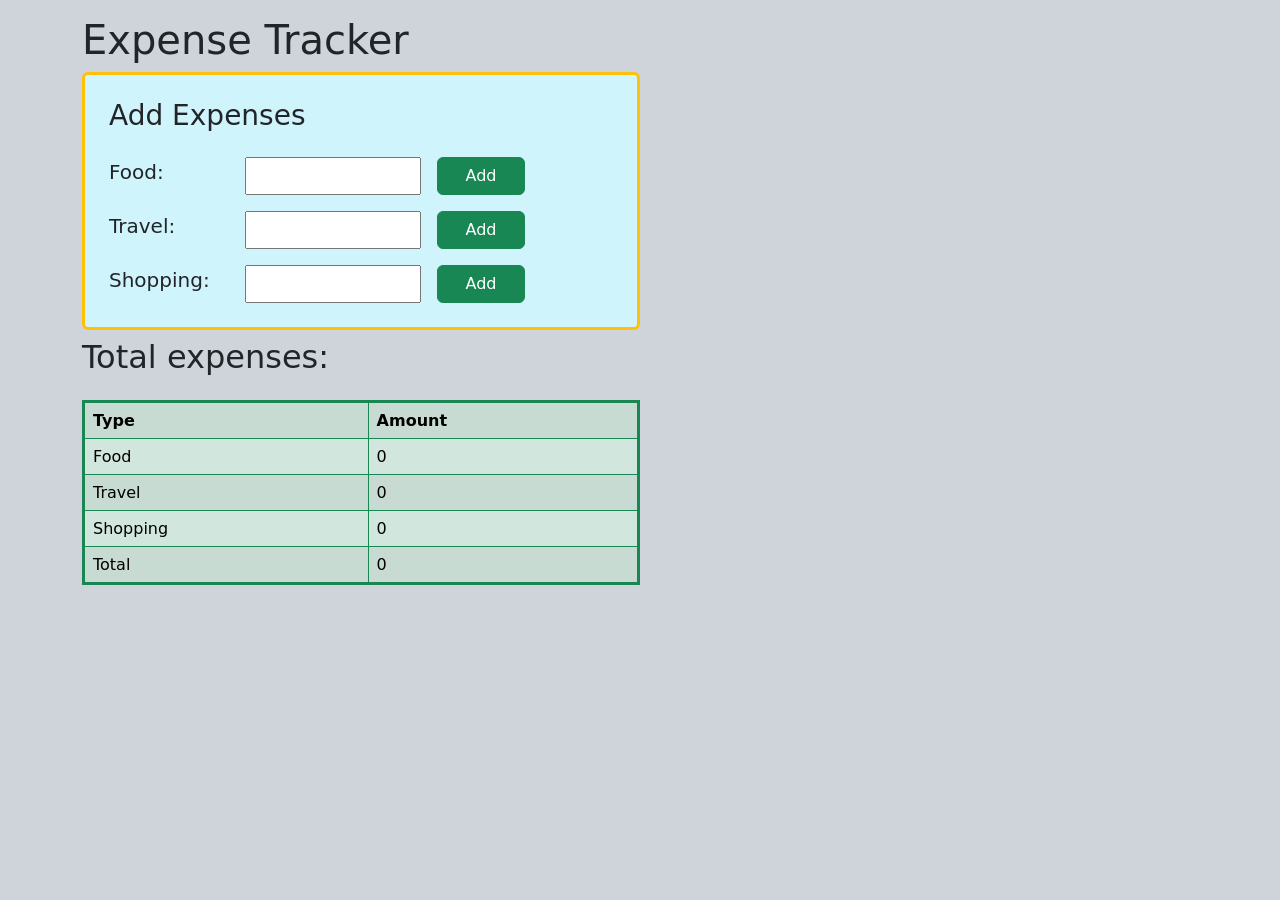
<file: p3-NewConcept-ProxyOBJ/expense-tracker-purushotham/expense-tracker.html>
<html lang="en">

<head>
    <meta charset="UTF-8">
    <meta name="viewport" content="width=device-width, initial-scale=1.0">
    <title>Reactive expense Tracker using Javascript Proxy objects</title>
    <link href="https://cdn.jsdelivr.net/npm/bootstrap@5.3.3/dist/css/bootstrap.min.css" rel="stylesheet">
    <script src="https://cdn.jsdelivr.net/npm/bootstrap@5.3.3/dist/js/bootstrap.min.js"
        integrity="sha384-0pUGZvbkm6XF6gxjEnlmuGrJXVbNuzT9qBBavbLwCsOGabYfZo0T0to5eqruptLy"
        crossorigin="anonymous"></script>
</head>

<body class="container-lg py-3 bg-dark-subtle">
    <h1>Expense Tracker</h1>
    <div class="d-grid gap-3 mb-2 p-4 bg-info-subtle w-50 rounded border border-3 border-warning">
        <h3>Add Expenses</h3>
        <div class="row gap-3">
            <label for="food" class="col-3 fs-5">Food: </label>
            <input type="number" class="col-4" id="food">
            <button id="food-add" class="col-2 btn btn-success">Add</button>
        </div>
        <div class="row gap-3">
            <label for="travel" class="col-3 fs-5">Travel: </label>
            <input type="number" class="col-4" id="travel">
            <button id="travel-add" class="col-2 btn btn-success">Add</button>
        </div>
        <div class="row gap-3">
            <label for="shopping" class="col-3 fs-5">Shopping: </label>
            <input type="number" class="col-4" id="shopping">
            <button id="shopping-add" class="col-2 btn btn-success">Add</button>
        </div>
    </div>
    <div id="logs" class="border border-3 w-50 border-danger p-2 my-3 fs-5 font-weight-bold bg-danger-subtle rounded"
        style="display: none;"></div>
    <h2 class="pb-3">Total expenses: </h2>
    <div id="total-expenses">

    </div>
    <script src="expense-tracker.js"></script>
</body>

</html>
</file>
<file: p3-NewConcept-ProxyOBJ/expense-tracker-harsha/expenses-system.css>
* {
    margin: 0;
    padding: 0;
    box-sizing: border-box;
}

body {
    background-color: rgb(255, 230, 220);
    font-family: system-ui, -apple-system, BlinkMacSystemFont, 'Segoe UI', Roboto, Oxygen, Ubuntu, Cantarell, 'Open Sans', 'Helvetica Neue', sans-serif;
}

.expenses-system-heading {
    color: rgb(150, 50, 0);
    font-size: 5rem;
    text-align: center;
}

.expenses-fields-container {
    padding: 2rem;
    display: flex;
    flex-direction: column;
    gap: 1rem;
}

.expenses-field {
    display: flex;
    gap: 1rem;
}

.expenses-input {
    outline: 2px solid transparent;
    border: none;
    padding: 0.75rem 2rem 0.75rem 0.75rem;
    font-size: 1rem;
    border-radius: 4px;
    transition: all 0.3s ease-in-out;
}

.expenses-input:focus {
    outline: 2px solid rgb(150, 50, 0);
}

.expenses-add-btn {
    padding: 0.5rem 2rem;
    cursor: pointer;
    background-color: rgb(150, 50, 0);
    color: white;
    border: none;
    font-size: 1rem;
    border-radius: 4px;
    transition: all 0.3s ease-in-out;
}

.expenses-add-btn:hover {
    background-color: rgb(100, 34, 0);
}

.expense-logs-container {
    padding: 0 2rem 2rem 2rem;
    display: flex;
    flex-flow: column wrap;
    gap: 1rem;
}

.logs-warnings {
    font-size: 1.5rem;
    font-weight: 400;
}

.expenses-total {
    font-size: 2rem;
    font-weight: 500;
}
</file>
<file: p1-linkedin-resume-templates/styles/global.css>
:root {
    --white: white;
    --grey: rgb(245, 245, 245);
    --border-grey: rgb(220, 220, 220);
    --blue: #0a66c2;
    --black: black;
    --border-radius: 8px;
}

* {
    margin: 0;
    padding: 0;
    box-sizing: border-box;
}

body {
    position: relative;
    background-color: var(--grey);
    font-family: system-ui, -apple-system, BlinkMacSystemFont, 'Segoe UI', Roboto, Oxygen, Ubuntu, Cantarell, 'Open Sans', 'Helvetica Neue', sans-serif;
}

.buttons {
    padding: 0.35rem 1rem;
    border-radius: 32px;
    font-size: 1rem;
    font-weight: 600;
    transition: all 0.3s ease-in-out;
    cursor: pointer;
}
</file>
<file: p1-linkedin-resume-templates/styles/header.css>
.linkedin-header {
  position: sticky;
  top: 0;
  background-color: var(--white);
  border-bottom: 1px solid var(--grey);
  display: flex;
  justify-content: space-between;
  padding: 0 8rem;
  z-index: 1000;
}

.logo-search-container {
  display: flex;
  padding: 0.2rem 0;
  align-items: center;
  gap: 1rem;
}

.mercado-match {
  cursor: pointer;
}

.search-container {
  position: relative;
}

.bi.bi-search {
  position: absolute;
  top: 50%;
  left: 7%;
  transform: translate(-50%, -50%);
}

.search-input {
  width: 100%;
  height: 100%;
  padding: 0.6rem 4rem 0.6rem 2rem;
  border-radius: 64px;
  border: 1px solid var(--border-grey);
}

.nav-link-btns {
  display: flex;
  list-style: none;
  align-items: center;
}

.nav-links {
  display: flex;
  flex-direction: column;
  align-items: center;
  justify-content: center;
  opacity: 0.6;
  gap: 0.1rem;
  height: 100%;
  padding: 0 2rem;
  cursor: pointer;
  transition: all 0.3s ease-in-out;
}

.nav-links:hover {
  opacity: 1;
}

.nav-links:first-child {
  opacity: 1;
  position: relative;
}

.nav-links:first-child::before {
  content: "";
  position: absolute;
  bottom: 0;
  left: 0;
  width: 100%;
  height: 2px;
  border-radius: var(--border-radius);
  background-color: var(--black);
}

.nav-links:last-child {
  opacity: 1;
}

.nav-user-icon {
  width: 24px;
  aspect-ratio: 1/1;
  border-radius: 50%;
}

.nav-link-span {
  font-size: 0.75rem;
}
</file>
<file: p1-linkedin-resume-templates/styles/index.css>
.main-section {
    padding: 2rem 7rem;
    display: grid;
    grid-template-columns: 240px 560px;
    gap: 2rem;
}

.user-profile-section {
    display: flex;
    flex-direction: column;
    justify-content: space-between;
    gap: 0.5rem;
    max-height: 300px;
    position: sticky;
    top: 5.5rem;
}

.user-profile {
    border-radius: 8px;
    border: 1px solid var(--border-grey);
    background-color: var(--white);
    overflow: hidden;
}

.profile-logo-banner-container {
    position: relative;
    flex: 1;
}

.profile-banner {
    width: 100%;
    height: 100%;
}

.profile-logo {
    width: 80px;
    aspect-ratio: 1/1;
    border: 2px solid white;
    position: absolute;
    top: 50%;
    left: 10%;
    border-radius: 50%;
}

.profile-details {
    margin-top: 3rem;
    padding: 1rem;
    flex: 2;
    display: flex;
    flex-direction: column;
    gap: 0.2rem;
    text-decoration: none;
}

.profile-user-name {
    font-weight: 600;
    font-size: 1.3rem;
    white-space: nowrap;
    color: var(--black);
}

.profile-user-role {
    font-size: 0.8rem;
    color: var(--black);
}

.profile-user-place {
    font-size: 0.8rem;
    color: grey;
}

.user-analytics-section {
    border: 1px solid var(--border-grey);
    background-color: var(--white);
    border-radius: 8px;
    padding: 1rem;
    display: flex;
    justify-content: space-between;
    flex-direction: column;
    gap: 0.75rem;
}

.user-analytics {
    display: flex;
    justify-content: space-between;
    align-items: center;
}

.user-analytics:hover {
    text-decoration: underline;
    cursor: pointer;
}

.analytics-heading {
    font-size: 0.75rem;
    font-weight: 600;
}

.analytics-values {
    color: var(--blue);
    font-size: 0.75rem;
    font-weight: 600;
}

.posts-section {
    display: flex;
    flex-direction: column;
    gap: 2rem;
}

.upload-posts-container {
    border-radius: 8px;
    background-color: var(--white);
    border: 1px solid var(--border-grey);
    overflow: hidden;
    display: flex;
    flex-direction: column;
}

.post-input-container {
    display: flex;
    flex: 1;
    padding: 0.75rem 1rem;
    gap: 1rem;
}

.post-input-user-logo {
    width: 48px;
    aspect-ratio: 1/1;
    border-radius: 50%;
}

.post-input {
    padding: 0rem 17rem 0rem 1rem;
    border-radius: 32px;
    font-weight: 500;
    border: 1px solid var(--border-grey);
}

.upload-post-options {
    display: flex;
    align-items: center;
    justify-content: space-around;
    flex: 1;
    padding: 0.5rem;
}

.post-option {
    padding: 0.75rem 2rem;
    color: rgb(71, 71, 71);
    font-weight: 600;
    cursor: pointer;
    transition: all 0.3s ease-in-out;
}

.post-option:hover {
    background-color: var(--grey);
}
</file>
<file: p1-linkedin-resume-templates/styles/user-profile.css>
.main-container {
  width: 90%;
  display: flex;
  flex-direction: column;
  justify-self: center;
  margin-top: 30px;
}

.profile-section,
.about-section {
  width: 100%;
  height: 65vh;
  overflow: hidden;
  border-radius: 8px;
  position: relative;
  border: 2px solid var(--border-grey);
  background-color: #f8fafd;
}

.banner-section {
  height: 40%;
  width: 100%;
}

.banner-section img {
  width: 100%;
  height: 100%;
  object-fit: cover;
}

.img-notification-symbol-container {
  width: 100%;
  top: 15%;
  height: 40%;
  position: absolute;
}

.profile-image-container {
  aspect-ratio: 1/1;
  width: 14%;
  margin-left: 35px;
  background-color: white;
  border-radius: 50%;
  overflow: hidden;
  border: 5px solid white;
}

.profile-image-container img {
  height: 100%;
  width: 100%;
  object-fit: cover;
}

.notification-symbol {
  width: 3%;
  display: flex;
  justify-self: flex-end;
  position: absolute;
  top: 90%;
  right: 2%;
}

.personal-details {
  margin-top: 6%;
  margin-left: 30px;
}

.personal-details h2 {
  font-weight: 500;
  font-size: 1.8rem;
  margin-block: 5px;
}

.personal-details .heading {
  font-size: 1.2rem;
  margin-block: 5px;
}

.personal-details .contact-info {
  color: gray;
  margin-block: 5px
}

.personal-details .contact-info span:nth-child(2),
.connections-count h3 {
  color: var(--blue);
  font-weight: 600;
  margin-left: 5px;
  cursor: pointer;
}

.personal-details .contact-info span:nth-child(2):hover,
.connections-count h3:hover {
  border-bottom: 2.2px solid;
}

.connections-count h3 {
  margin-left: 0;
  font-size: 1rem;
  width: fit-content;
  border-bottom: 2px solid transparent;
}

.buttons-section {
  width: 100%;
  height: 35%;
  display: flex;
}

.buttons-section button {
  height: 22%;
  background-color: var(--blue);
  color: white;
  margin-top: 20px;
  border: none;
  cursor: pointer;
  gap: 8px;
  margin-left: 30px;
  padding-inline: 1.4rem;
}

.buttons-section button:hover {
  background-color: rgb(5, 80, 159);
}

.buttons-section button:nth-child(2),
.buttons-section button:nth-child(3) {
  display: flex;
  align-items: center;
  justify-content: space-between;
  gap: 5px;
  background-color: #f5f7f9;
  border: 2px solid var(--blue);
  color: var(--blue);
}

.buttons-section button img {
  height: 70%;
  width: fit-content;
}

.buttons-section button:nth-child(2):hover,
.buttons-section button:nth-child(3):hover {
  border: 2.5px solid;
  background-color: rgba(103, 168, 237, 0.224);
}

.high-priority-college-company-section {
  position: absolute;
  top: 60%;
  right: 0;
  width: 30%;
}

.company,
.college {
  display: flex;
  align-items: center;
  gap: 9px;
  font-weight: 500;
  margin-top: 10px;
  cursor: pointer;
}

.company span,
.college span {
  border-bottom: 2.2px solid transparent;
}

.company span:hover,
.college span:hover {
  border-bottom: 2.2px solid var(--blue);
  color: var(--blue);
}

.company img,
.college img {
  width: 40px;
}

.about-section {
  height: 30vh;
  margin-bottom: 30px;
  padding: 20px;
  position: relative;
}

.about-section h2 {
  font-weight: 500;
  font-size: 1.6rem;
}

.about-section p {
  margin-top: 10px;
  line-height: 30px;
}

.edit-icon {
  position: absolute;
  top: 20px;
  right: 20px;
}
</file>
<file: p2-linkedin-company-reviews/styles/global.css>
:root {
    --white: white;
    --grey: rgb(245, 245, 245);
    --border-grey: rgb(220, 220, 220);
    --blue: #0a66c2;
    --black: black;
    --border-radius: 8px;
    --linkedIn-background: #ffffff;
    --linkedIn-background2: #f5f7f9;
    --linkedIn-background3: #f4f2ee;
}

* {
    margin: 0;
    padding: 0;
    box-sizing: border-box;
}

body {
    position: relative;
    background-color: var(--grey);
    font-family:
        system-ui,
        -apple-system,
        BlinkMacSystemFont,
        "Segoe UI",
        Roboto,
        Oxygen,
        Ubuntu,
        Cantarell,
        "Open Sans",
        "Helvetica Neue",
        sans-serif;
}

.buttons {
    border: 2px solid;
    padding: 0.35rem 1rem;
    border-radius: 32px;
    font-size: clamp(0.75rem, 1vw, 1rem);
    font-weight: 600;
    transition: all 0.3s ease-in-out;
    cursor: pointer;
}

.blue-btn {
    background-color: var(--blue);
    color: var(--white);
    border-color: transparent;
}

.blue-btn:hover {
    background-color: #033f7b;
}

.light-blue-btn {
    background-color: var(--white);
    border: 2px solid var(--blue);
    color: var(--blue);
}

.light-blue-btn:hover {
    background-color: #7bb3eb55;
}
</file>
<file: p2-linkedin-company-reviews/styles/index.css>
.main-section {
    padding: 2rem 7rem;
    display: grid;
    grid-template-columns: 240px 560px;
    gap: 2rem;
}

.user-profile-section {
    display: flex;
    flex-direction: column;
    justify-content: space-between;
    gap: 0.5rem;
    max-height: 300px;
    position: sticky;
    top: 5.5rem;
}

.user-profile {
    border-radius: 8px;
    border: 1px solid var(--border-grey);
    background-color: var(--white);
    overflow: hidden;
}

.profile-logo-banner-container {
    position: relative;
    flex: 1;
}

.profile-banner {
    width: 100%;
    height: 100%;
}

.profile-logo {
    width: 80px;
    aspect-ratio: 1/1;
    border: 2px solid white;
    position: absolute;
    top: 50%;
    left: 10%;
    border-radius: 50%;
}

.profile-details {
    margin-top: 3rem;
    padding: 1rem;
    flex: 2;
    display: flex;
    flex-direction: column;
    gap: 0.2rem;
    text-decoration: none;
}

.profile-user-name {
    font-weight: 600;
    font-size: 1.3rem;
    white-space: nowrap;
    color: var(--black);
}

.profile-user-role {
    font-size: 0.8rem;
    color: var(--black);
}

.profile-user-place {
    font-size: 0.8rem;
    color: grey;
}

.user-analytics-section {
    border: 1px solid var(--border-grey);
    background-color: var(--white);
    border-radius: 8px;
    padding: 1rem;
    display: flex;
    justify-content: space-between;
    flex-direction: column;
    gap: 0.75rem;
}

.user-analytics {
    display: flex;
    justify-content: space-between;
    align-items: center;
}

.user-analytics:hover {
    text-decoration: underline;
    cursor: pointer;
}

.analytics-heading {
    font-size: 0.75rem;
    font-weight: 600;
}

.analytics-values {
    color: var(--blue);
    font-size: 0.75rem;
    font-weight: 600;
}

.posts-section {
    display: flex;
    flex-direction: column;
    gap: 2rem;
}

.upload-posts-container {
    border-radius: 8px;
    background-color: var(--white);
    border: 1px solid var(--border-grey);
    overflow: hidden;
    display: flex;
    flex-direction: column;
}

.post-input-container {
    display: flex;
    flex: 1;
    padding: 0.75rem 1rem;
    gap: 1rem;
}

.post-input-user-logo {
    width: 48px;
    aspect-ratio: 1/1;
    border-radius: 50%;
}

.post-input {
    padding: 0rem 17rem 0rem 1rem;
    border-radius: 32px;
    font-weight: 500;
    border: 1px solid var(--border-grey);
}

.upload-post-options {
    display: flex;
    align-items: center;
    justify-content: space-around;
    flex: 1;
    padding: 0.5rem;
}

.post-option {
    padding: 0.75rem 2rem;
    color: rgb(71, 71, 71);
    font-weight: 600;
    cursor: pointer;
    transition: all 0.3s ease-in-out;
}

.post-option:hover {
    background-color: var(--grey);
}
</file>
<file: p2-linkedin-company-reviews/styles/header.css>
.linkedin-header {
  position: sticky;
  top: 0;
  background-color: var(--white);
  border-bottom: 1px solid var(--grey);
  display: flex;
  justify-content: space-between;
  padding: 0 8rem;
  z-index: 1000;
}

.logo-search-container {
  display: flex;
  padding: 0.2rem 0;
  align-items: center;
  gap: 1rem;
}

.mercado-match {
  cursor: pointer;
}

.search-container {
  position: relative;
}

.bi.bi-search {
  position: absolute;
  top: 50%;
  left: 7%;
  transform: translate(-50%, -50%);
}

.search-input {
  width: 100%;
  height: 100%;
  padding: 0.6rem 4rem 0.6rem 2rem;
  border-radius: 64px;
  border: 1px solid var(--border-grey);
}

.nav-link-btns {
  display: flex;
  list-style: none;
  align-items: center;
}

.nav-links {
  display: flex;
  flex-direction: column;
  align-items: center;
  justify-content: center;
  opacity: 0.6;
  gap: 0.1rem;
  height: 100%;
  padding: 0 2rem;
  cursor: pointer;
  transition: all 0.3s ease-in-out;
}

.nav-links:hover {
  opacity: 1;
}

.nav-links:first-child {
  opacity: 1;
  position: relative;
}

.nav-links:first-child::before {
  content: "";
  position: absolute;
  bottom: 0;
  left: 0;
  width: 100%;
  height: 2px;
  border-radius: var(--border-radius);
  background-color: var(--black);
}

.nav-links:last-child {
  opacity: 1;
}

.nav-user-icon {
  width: 24px;
  aspect-ratio: 1/1;
  border-radius: 50%;
}

.nav-link-span {
  font-size: 0.75rem;
}
</file>
<file: p2-linkedin-company-reviews/styles/company-page.css>
body {
  background-color: var(--linkedIn-background3);
}

.main-container {
  padding: clamp(1rem, 2vw, 3rem) clamp(1rem, 5vw, 4rem);
  display: flex;
  width: 100%;
  min-height: 100vh;
  gap: 2em;
}

.company-details {
  flex: 3 1 0;
  border-radius: var(--border-radius);
  display: flex;
  flex-direction: column;
  justify-content: space-between;
  gap: 20px;
}

.company-profile {
  flex: 3 1 0;
  background-color: var(--linkedIn-background);
  border: 1px solid var(--border-grey);
  border-radius: var(--border-radius);
  display: flex;
  flex-direction: column;
}

.banner-section {
  flex: 3 1 0;
  position: relative;
}

.banner-section img {
  width: 100%;
  height: 100%;
}

.profile-section {
  position: absolute;
  background-color: transparent;
  width: 100%;
  bottom: -50%;
  height: 100%;
}

.profile-section .image-container {
  height: 100%;
  padding-left: 2em;
}

.profile-section img {
  height: 90%;
  width: fit-content;
  border: 5px solid white;
}

.notification-symbol {
  position: absolute;
  bottom: 20px;
  right: 20px;
}

.notification-symbol svg {
  opacity: .75;
}

.details-section {
  padding: clamp(1rem, .9vw, 3rem) clamp(1rem, 1.5vw, 4rem);
  flex: 2 1 0;
  margin-top: 6%;
}

.details-section h3 {
  font-size: clamp(1rem, 1.7vw, 1.8rem);
  font-weight: 500;
  display: flex;
  letter-spacing: .7px;
  margin: 5px 0;
}

.details-section h3 .badge {
  height: 100%;
  width: 30px;
  margin-left: 5px;
  margin-top: 2px;
}

.details-section h3 img {
  height: 100%;
  width: 100%;
}

.details-section .description {
  margin: 5px 0;
  font-size: clamp(.86rem, 1.3vw, 1.2rem);
}

.details-section .info {
  margin: 5px 0;
  font-size: clamp(.7rem, 1.2vw, 1.1rem);
  color: gray;
}

.buttons-section {
  margin-top: 2em;
  gap: 1.5em;
  display: flex;
  flex: 1 1 0;
}

.life-button,
.buttons {
  background-color: white;
  color: var(--blue);
  border: 1.5px solid var(--blue);
  font-size: clamp(.5rem, 1.8vw, 1rem) !important;
}

.life-button {
  background-color: var(--blue);
  color: white;
}

.ghost-button:hover {
  background-color: #7bb3eb55;
  color: #064e96;
  border: 1.7px solid #064e96;
}

.life-button:hover {
  background-color: #08519a;
}

.navigation-section {
  flex: 1 1 0;
  border-top: 1.3px solid rgba(128, 128, 128, 0.283);
}

.navigation-section ul {
  width: 60%;
  display: flex;
  height: 100%;
  justify-content: space-around;
  align-items: center;
  padding: clamp(1rem, 1vw, 1.2rem) 0;
}

.navigation-section ul li {
  list-style: none;
  font-size: clamp(.7rem, 1.3vw, 1.2rem);
  font-weight: 500;
  color: rgb(109, 107, 107);
  height: 100%;
  display: flex;
  align-items: center;
  cursor: pointer;
}

.navigation-section ul li:nth-child(1) {
  color: #017547;
  font-weight: 700;
  position: relative;
}

.navigation-section ul li:nth-child(1)::after {
  position: absolute;
  content: '';
  width: 100%;
  height: 10%;
  bottom: 0;
  left: 0;
  background-color: #017547;
}

.navigation-section ul li:hover:not(:nth-child(1)) {
  color: black;
}

.overview-container {
  flex: 1.2 1 0;
  background-color: var(--linkedIn-background);
  border: 1px solid var(--border-grey);
  border-radius: var(--border-radius);
  display: flex;
  flex-direction: column;
  justify-content: space-around;
  padding: clamp(1rem, 1vw, 3rem) clamp(1rem, 3vw, 4rem);
}

.overview-container h2 {
  font-weight: 500;
}

.overview-container .description {
  font-size: clamp(.9rem, 2vw, 1.25rem);
  overflow: hidden;
  height: 55%;
  margin: clamp(1rem, 1vw, 1.2rem) 0;
}

.overview-container .description span {
  font-weight: 500;
  color: gray;
  cursor: pointer;
}

.overview-container .all-details {
  border-top: 2px solid rgba(186, 183, 183, 0.267);
  padding-top: 10px;
  color: gray;
  font-weight: 500;
  text-align: center;
  font-size: clamp(.9rem, 2vw, 1.25rem);
  display: flex;
  align-items: center;
  justify-content: center;
  gap: 10px;
  cursor: pointer;
  transition: all 1s;
}

.overview-container img {
  width: 15px;
  margin-top: 5px;
  opacity: .5;
}

.overview-container .all-details:hover,
.overview-container .all-details:hover>img {
  color: black;
  opacity: 1;
}

.promotions-details {
  flex: 1 1 0;
  background-color: transparent;
  display: flex;
  flex-direction: column;
  justify-content: space-between;
  gap: 20px;
}

.promos-container {
  background-color: var(--linkedIn-background2);
  width: 100%;
  height: 32%;
  border: 1px solid var(--border-grey);
  border-radius: var(--border-radius);
  min-height: 200px;
}

@media (width <=700px) {
  .main-container {
    flex-direction: column;
  }
}

@media (width <=500px) {
  .buttons-section {
    flex-direction: column;
    gap: .7em;
  }

  .buttons-section button {
    width: 100%;
  }

  .navigation-section ul {
    gap: 10px;
    overflow: scroll;
    width: 100%;
  }

  .banner-section {
    min-height: 100px;
  }

  .banner-section img {
    object-fit: cover;
  }

  .details-section {
    margin-top: 10%;
  }

  .notification-symbol-2 {
    width: 20px;
    padding-top: 10px;
  }
}
</file>
<file: p2-linkedin-company-reviews/styles/life-inside-the-company.css>
.main-container {
    padding: 2rem;
    display: flex;
    flex-flow: column wrap;
    position: relative;
    gap: 1rem;
}

.heading-btns-container {
    background-color: var(--white);
    border: 1px solid var(--border-grey);
    padding: 1rem;
    border-radius: 8px;
    display: flex;
    flex-flow: wrap;
    align-items: center;
    justify-content: space-between;
    gap: 1rem;
}

.life-inside-heading {
    font-weight: 500;
    font-size: 1.3rem;
}

.life-inside-btns {
    display: flex;
    gap: 1rem;
}

.reviews-section {
    display: grid;
    grid-template-columns: 1fr 1fr 1fr;
    gap: 2rem;
}

.review-card {
    background-color: white;
    border: 1px solid var(--border-grey);
    border-radius: 8px;
    padding: 1rem;
    display: flex;
    flex-direction: column;
    gap: 1rem;
}

.review-author-details {
    display: flex;
    gap: 1rem;
    align-items: center;
}

.author-image-overlay {
    width: 40px;
    aspect-ratio: 1/1;
    display: flex;
    align-items: center;
    justify-content: center;
}

.author-image {
    width: 100%;
    height: 100%;
}

.author-name {
    font-size: 1rem;
    font-weight: 500;
}

.author-tagline {
    font-size: 0.75rem;
    color: gray;
}

.review-details {
    display: flex;
    flex-direction: column;
    gap: 1rem;
}

.review-details-item {
    display: flex;
    flex-direction: column;
    gap: 0.5rem;
}

.review-border-item {
    border-bottom: 1px solid var(--border-grey);
    padding-bottom: 0.5rem;
}

.review-labels {
    color: var(--blue);
    font-weight: 500;
    font-size: 0.85rem;
}

.review-values {
    font-size: 0.9rem;
}

.experiences-list {
    display: flex;
    flex-flow: column;
    gap: 1rem;
    min-height: 40vh;
}

.experience-list-item {
    padding-left: 1rem;
    position: relative;
}

.experience-list-item:not(:last-child)::before {
    content: '';
    height: 120%;
    width: 1px;
    background-color: var(--border-grey);
    position: absolute;
    top: 5px;
    left: 0;
}

.experience-list-item::after {
    content: '•';
    font-size: 2rem;
    color: var(--border-grey);
    position: absolute;
    top: -15px;
    left: -6px;
}

.experiences-list {
    border-bottom: 1px solid var(--border-grey);
    padding-bottom: 0.5rem;
}

@media screen and (max-width:900px) {
    .main-container {
        padding: 1rem;
    }

    .reviews-section {
        grid-template-columns: 1fr 1fr;
    }
}

@media screen and (max-width:600px) {
    .reviews-section {
        grid-template-columns: 1fr;
    }
}
</file>
<file: p2-linkedin-company-reviews/styles/journey-form.css>
.form-container {
    display: none;
    justify-content: center;
    position: fixed;
    top: 54%;
    left: 50%;
    transform: translate(-50%, -50%);
}

.journey-form-overlay {
    cursor: pointer;
    position: fixed;
    display: none;
    height: 100vh;
    width: 100vw;
    background-color: rgba(60, 60, 60, 0.534);
    backdrop-filter: blur(8px);
    top: 0;
    left: 0;
}

.journey-form {
    display: flex;
    flex-flow: column wrap;
    padding: 2rem 1.5rem;
    gap: 0.5rem;
    width: clamp(30rem, 45vw, 50rem);
    background-color: white;
    border-radius: 8px;
    border: 1px solid var(--border-grey);
}

.journey-form>* {
    width: 100%;
}

.form-item {
    display: flex;
    flex-direction: column;
    gap: 0.5rem;
}

.form-item label {
    color: var(--blue);
    font-weight: 500;
    display: flex;
    flex-direction: column;
    gap: 0.3rem;
}

.input-field {
    padding: 0.75rem 1rem;
    border: 1px solid var(--grey);
    outline: 3px solid transparent;
    border-radius: 8px;
    transition: all 0.3s ease-in-out;
    font-size: 1rem;
}

.input-field:focus {
    border: 1px solid var(--blue);
    outline: 3px solid rgb(0, 83, 93, 0.2);
}

.input-span {
    color: var(--error-red);
    font-size: 0.8rem;
}

.form-button {
    display: flex;
    justify-content: center;
    margin-top: 1rem;
}

.submit-button {
    padding: 0.35rem 1rem;
    border-radius: 32px;
    font-size: 1rem;
    font-weight: 600;

    transition: all 0.3s ease-in-out;
    cursor: pointer;
    color: white;
    background-color: var(--blue);
    border: 2px solid transparent;
}

.submit-button:active,
.submit-button:hover {
    background-color: rgb(5, 80, 159);
    color: white;
    border: 2px solid var(--blue);
}

.successIcon {
    width: 48px;
    height: 48px;
    object-fit: contain;
}

.successMessage {
    color: var(--blue);
    font-size: 1.2rem;
    font-weight: 600;
    margin-left: 50px;
}

.successContainer {
    background-color: rgba(228, 228, 228, 0.9);
    z-index: 1000;
    height: auto;
    width: 90%;
    max-width: 420px;

    position: fixed;
    top: 50%;
    left: 50%;
    transform: translate(-50%, -50%);

    border-radius: 8px;

    display: flex;
    flex-direction: column;
    gap: 20px;
    align-items: center;
    justify-content: center;

    padding: 2rem;
}

.successButton {
    padding: 0.35rem 1rem;
    border-radius: 32px;
    font-size: 1rem;
    font-weight: 600;

    transition: all 0.3s ease-in-out;
    cursor: pointer;
    color: white;
    background-color: var(--blue);
    border: 2px solid transparent;
}

.successButton:hover,
.successButton:active {
    background-color: rgb(5, 80, 159);
    color: white;
    border: 2px solid var(--blue);
}

.role-error,
.period-of-experience-error,
.share-your-experience-error,
.concepts-you-prepared-error,
.model-questions-error {
    color: red;
    font-size: small;
}
</file>
<file: p2-linkedin-company-reviews/styles/user-profile.css>
.main-container {
    width: 90%;
    display: flex;
    flex-direction: column;
    justify-self: center;
    margin-top: 30px;
}

.profile-section,
.about-section {
    width: 100%;
    height: 65vh;
    overflow: hidden;
    border-radius: 8px;
    position: relative;
    border: 1px solid var(--border-grey);
    background-color: #f8fafd;
}

.banner-section {
    height: 40%;
    width: 100%;
}

.banner-section img {
    width: 100%;
    height: 100%;
    object-fit: cover;
}

.img-notification-symbol-container {
    width: 100%;
    top: 15%;
    height: 40%;
    position: absolute;
}

.profile-image-container {
    aspect-ratio: 1/1;
    width: 14%;
    margin-left: 35px;
    background-color: white;
    border-radius: 50%;
    overflow: hidden;
    border: 5px solid white;
}

.profile-image-container img {
    height: 100%;
    width: 100%;
    object-fit: cover;
}

.notification-symbol {
    width: 3%;
    display: flex;
    justify-self: flex-end;
    position: absolute;
    top: 90%;
    right: 2%;
}

.personal-details {
    margin-top: 6%;
    margin-left: 30px;
}

.personal-details h2 {
    font-weight: 500;
    font-size: 1.8rem;
    margin-block: 5px;
}

.personal-details .heading {
    font-size: 1.2rem;
    margin-block: 5px;
}

.personal-details .contact-info {
    color: gray;
    margin-block: 5px
}

.personal-details .contact-info span:nth-child(2),
.connections-count h3 {
    color: var(--blue);
    font-weight: 600;
    margin-left: 5px;
    cursor: pointer;
}

.personal-details .contact-info span:nth-child(2):hover,
.connections-count h3:hover {
    border-bottom: 2.2px solid;
}

.connections-count h3 {
    margin-left: 0;
    font-size: 1rem;
    width: fit-content;
    border-bottom: 2px solid transparent;
}

.buttons-section {
    width: 100%;
    height: 35%;
    display: flex;
}

.buttons-section button {
    height: 22%;
    background-color: var(--blue);
    color: white;
    margin-top: 20px;
    border: none;
    cursor: pointer;
    gap: 8px;
    margin-left: 30px;
    padding-inline: 1.4rem;
}

.buttons-section button:hover {
    background-color: rgb(5, 80, 159);
}

.buttons-section button:nth-child(2),
.buttons-section button:nth-child(3) {
    display: flex;
    align-items: center;
    justify-content: space-between;
    gap: 5px;
    background-color: #f5f7f9;
    border: 2px solid var(--blue);
    color: var(--blue);
}

.buttons-section button img {
    height: 70%;
    width: fit-content;
}

.buttons-section button:nth-child(2):hover,
.buttons-section button:nth-child(3):hover {
    border: 2.5px solid;
    background-color: rgba(103, 168, 237, 0.224);
}

.high-priority-college-company-section {
    position: absolute;
    top: 60%;
    right: 0;
    width: 30%;
}

.company,
.college {
    display: flex;
    align-items: center;
    gap: 9px;
    font-weight: 500;
    margin-top: 10px;
    cursor: pointer;
}

.company span,
.college span {
    border-bottom: 2.2px solid transparent;
}

.company span:hover,
.college span:hover {
    border-bottom: 2.2px solid var(--blue);
    color: var(--blue);
}

.company img,
.college img {
    width: 40px;
}

.about-section {
    height: 30vh;
    margin-bottom: 30px;
    padding: 20px;
    position: relative;
}

.about-section h2 {
    font-weight: 500;
    font-size: 1.6rem;
}

.about-section p {
    margin-top: 10px;
    line-height: 30px;
}

.edit-icon {
    position: absolute;
    top: 20px;
    right: 20px;
}

.experience-section {
    border: 1px solid var(--border-grey);
    background-color: #f8fafd;
    padding: 2rem;
    border-radius: 8px;
    display: flex;
    flex-direction: column;
    gap: 1rem;
    margin-bottom: 2rem;
}

.experience-heading {
    font-size: 1.5rem;
    font-weight: 500;
}

.experience-cards {
    display: flex;
    position: relative;
    gap: 1rem;
}

.experience-cards:first-of-type {
    padding-bottom: 1rem;
    border-bottom: 1px solid var(--border-grey);
}

.experience-company-logo-container {
    width: 72px;
    aspect-ratio: 1/1;
}

.experience-company-logo {
    width: 100%;
}

.experience-details {
    flex: 15;
    display: flex;
    flex-direction: column;
    align-items: flex-start;
    gap: 0.5rem;
}

.experience-role {
    font-weight: 500;
}

.experience-role-type {
    font-weight: 400;
}

.experience-role-period,
.experience-role-city {
    color: grey;
    font-weight: 400;
}

.add-journey-btn {
    position: absolute;
    right: 3%;
    top: 0;
}
</file>
